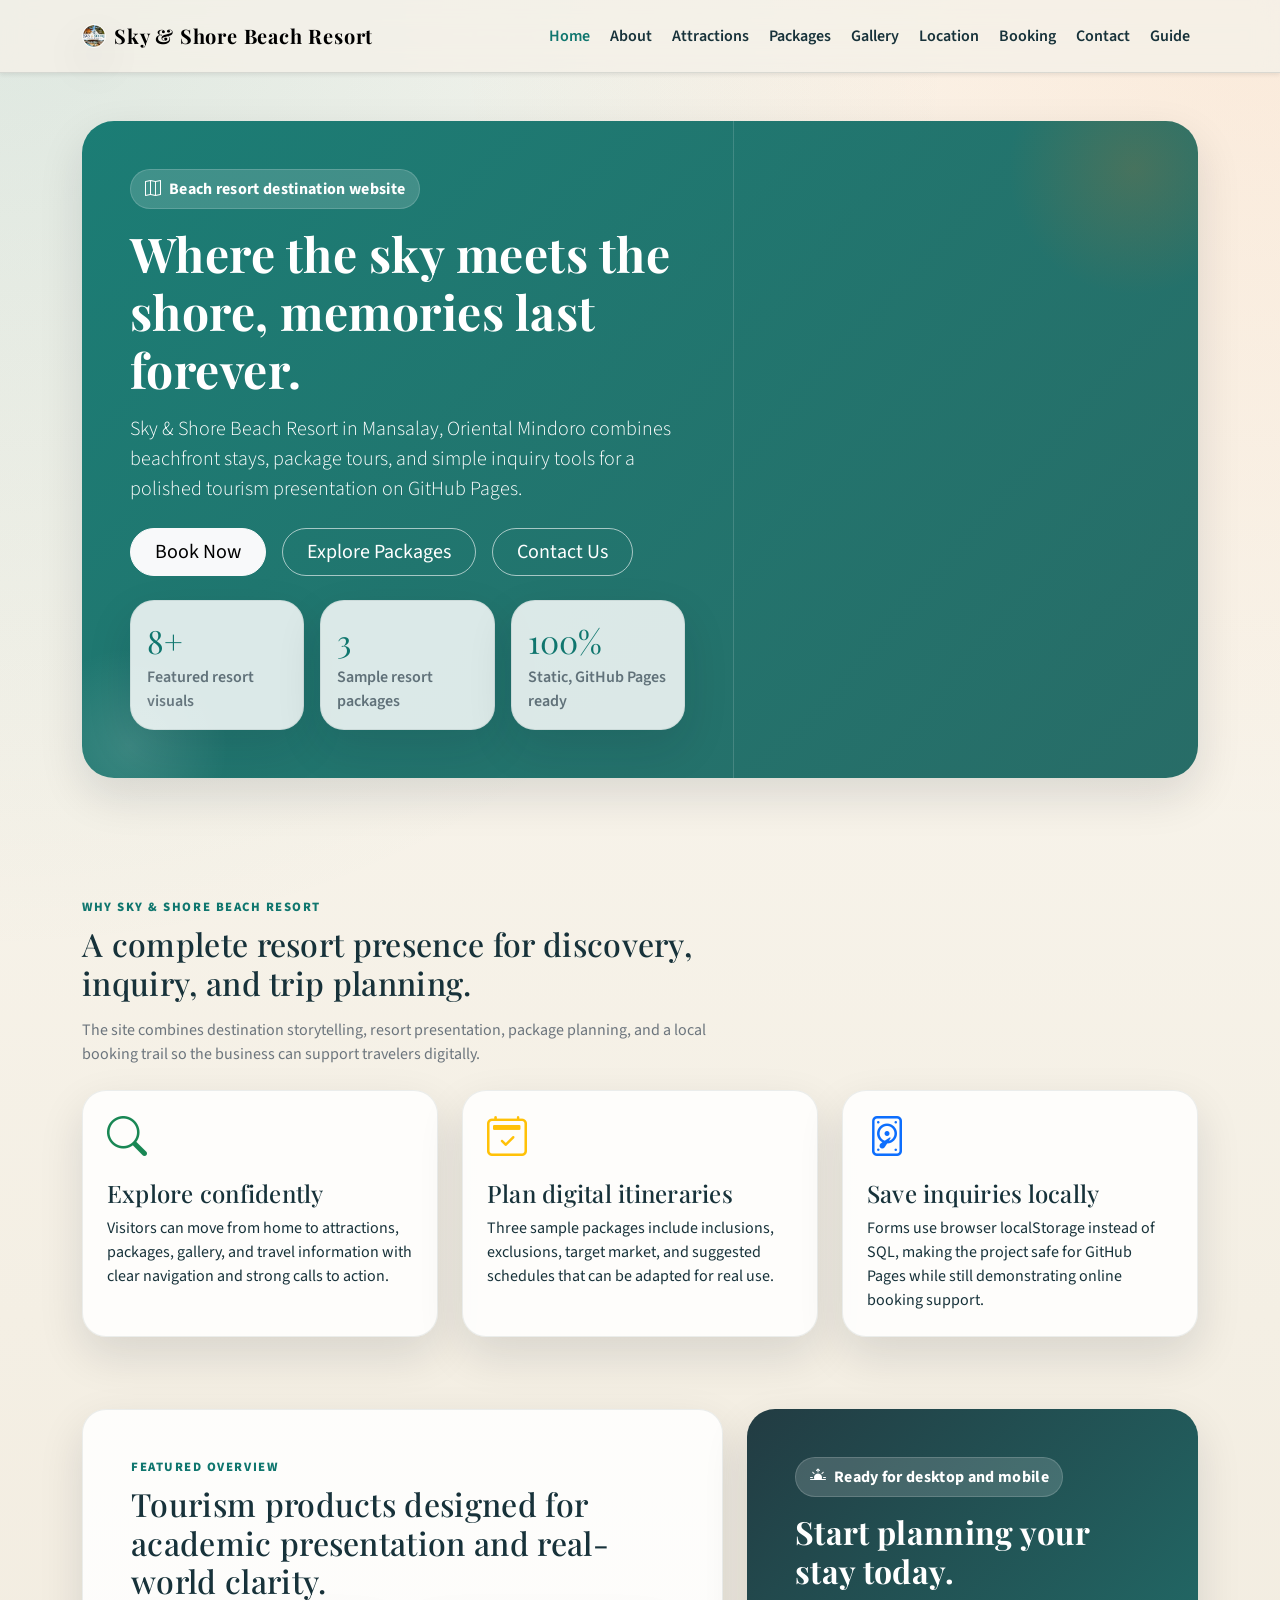
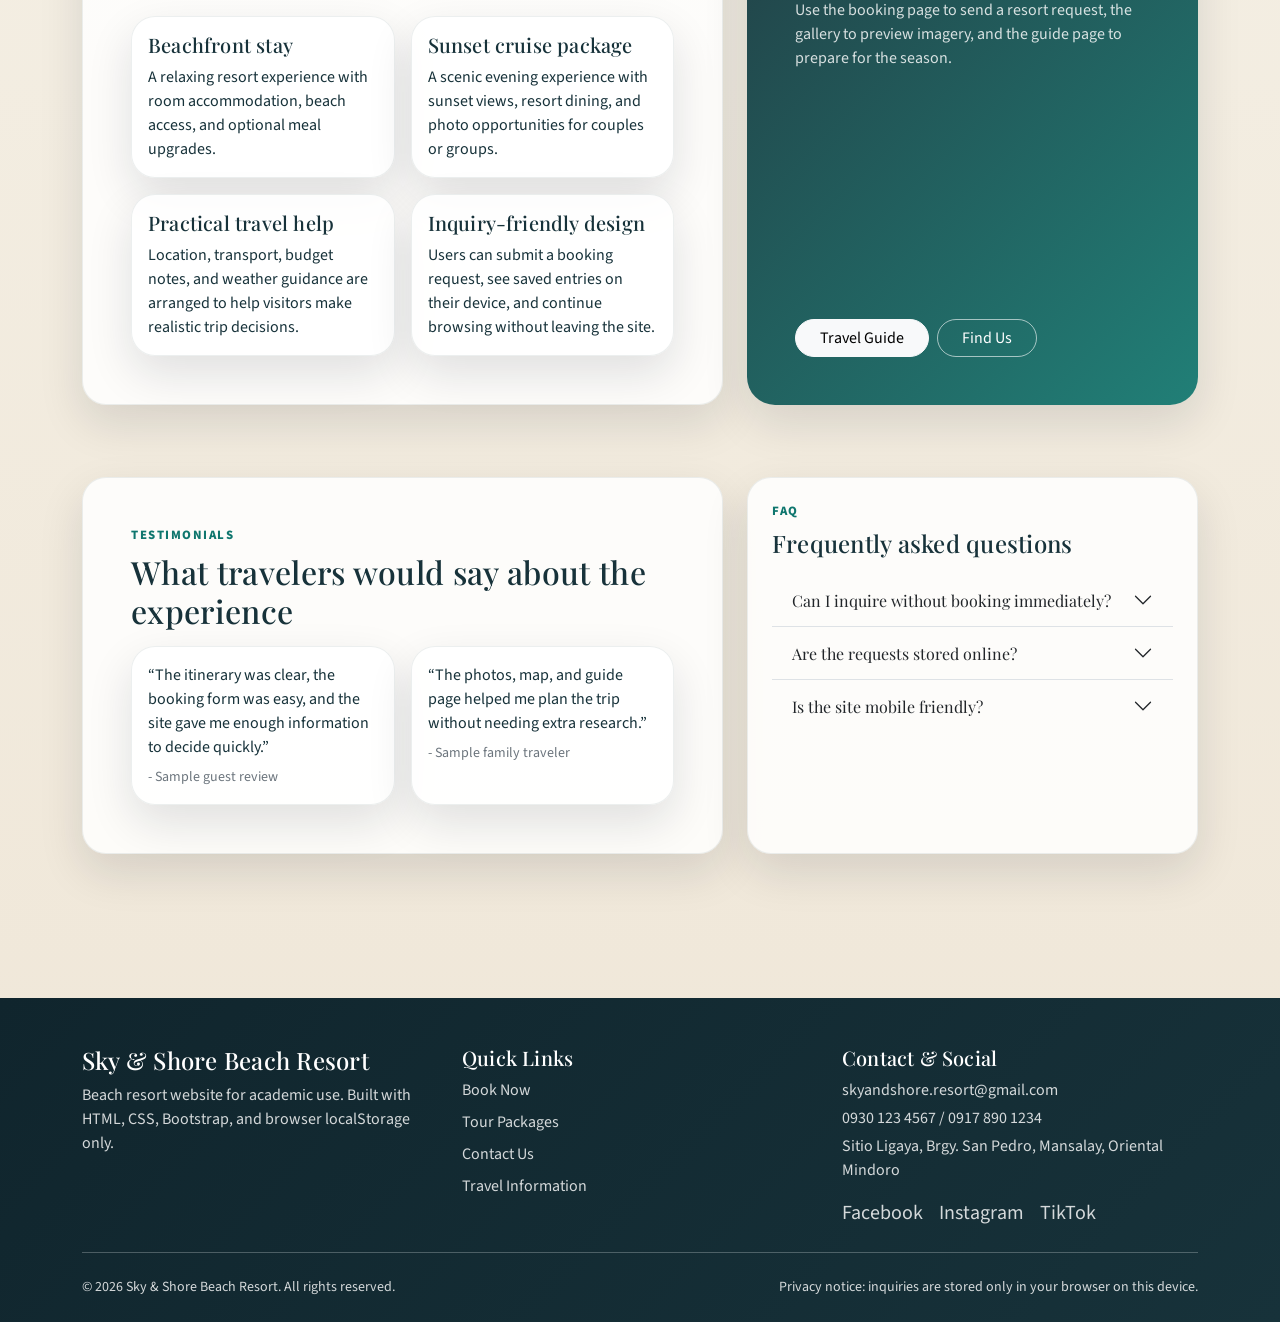
<file: index.html>
<!doctype html>
<html lang="en">
  <head>
    <meta charset="utf-8" />
    <meta name="viewport" content="width=device-width, initial-scale=1" />
    <meta name="description" content="Sky & Shore Beach Resort is a fictional tourism website with packages, booking, and travel information for Mansalay, Oriental Mindoro." />
    <title>Sky & Shore Beach Resort | Home</title>
    <link rel="preconnect" href="https://fonts.googleapis.com" />
    <link rel="preconnect" href="https://fonts.gstatic.com" crossorigin />
    <link href="https://fonts.googleapis.com/css2?family=Playfair+Display:wght@600;700;800&family=Source+Sans+3:wght@400;500;600;700;800&display=swap" rel="stylesheet" />
    <link href="https://cdn.jsdelivr.net/npm/bootstrap@5.3.3/dist/css/bootstrap.min.css" rel="stylesheet" />
    <link href="https://cdn.jsdelivr.net/npm/bootstrap-icons@1.11.3/font/bootstrap-icons.min.css" rel="stylesheet" />
    <link rel="icon" type="image/png" href="assets/logo/sky-and-shore-logo.png" />
    <link rel="apple-touch-icon" href="assets/logo/sky-and-shore-logo.png" />
    <link href="assets/css/style.css" rel="stylesheet" />
  </head>
  <body>
    <nav class="navbar navbar-expand-lg sticky-top shadow-sm">
      <div class="container py-2">
        <a class="navbar-brand d-flex align-items-center gap-2" href="index.html">
          <img class="brand-logo" src="assets/logo/sky-and-shore-logo.png" alt="Sky & Shore Beach Resort logo" />
          Sky & Shore Beach Resort
        </a>
        <button class="navbar-toggler border-0" type="button" data-bs-toggle="collapse" data-bs-target="#mainNav" aria-controls="mainNav" aria-expanded="false" aria-label="Toggle navigation">
          <span class="navbar-toggler-icon"></span>
        </button>
        <div class="collapse navbar-collapse" id="mainNav">
          <ul class="navbar-nav ms-auto gap-lg-1">
            <li class="nav-item"><a class="nav-link" data-page="index.html" href="index.html">Home</a></li>
            <li class="nav-item"><a class="nav-link" data-page="about.html" href="about.html">About</a></li>
            <li class="nav-item"><a class="nav-link" data-page="attractions.html" href="attractions.html">Attractions</a></li>
            <li class="nav-item"><a class="nav-link" data-page="packages.html" href="packages.html">Packages</a></li>
            <li class="nav-item"><a class="nav-link" data-page="gallery.html" href="gallery.html">Gallery</a></li>
            <li class="nav-item"><a class="nav-link" data-page="location.html" href="location.html">Location</a></li>
            <li class="nav-item"><a class="nav-link" data-page="booking.html" href="booking.html">Booking</a></li>
            <li class="nav-item"><a class="nav-link" data-page="contact.html" href="contact.html">Contact</a></li>
            <li class="nav-item"><a class="nav-link" data-page="guide.html" href="guide.html">Guide</a></li>
          </ul>
        </div>
      </div>
    </nav>

    <main class="container py-4 py-lg-5">
      <section class="hero mb-4 mb-lg-5">
        <div class="row g-0 align-items-stretch">
          <div class="col-lg-7 p-4 p-lg-5">
            <span class="hero-badge mb-3"><i class="bi bi-map"></i> Beach resort destination website</span>
            <h1 class="display-5 fw-bold mb-3">Where the sky meets the shore, memories last forever.</h1>
            <p class="lead mb-4">Sky & Shore Beach Resort in Mansalay, Oriental Mindoro combines beachfront stays, package tours, and simple inquiry tools for a polished tourism presentation on GitHub Pages.</p>
            <div class="d-flex flex-wrap gap-3 mb-4">
              <a class="btn btn-light btn-lg rounded-pill px-4" href="booking.html">Book Now</a>
              <a class="btn btn-outline-brand btn-lg rounded-pill px-4" href="packages.html">Explore Packages</a>
              <a class="btn btn-outline-brand btn-lg rounded-pill px-4" href="contact.html">Contact Us</a>
            </div>
            <div class="row g-3">
              <div class="col-sm-4">
                <div class="stat-card p-3 h-100">
                  <div class="stat-number">8+</div>
                  <div class="stat-label">Featured resort visuals</div>
                </div>
              </div>
              <div class="col-sm-4">
                <div class="stat-card p-3 h-100">
                  <div class="stat-number">3</div>
                  <div class="stat-label">Sample resort packages</div>
                </div>
              </div>
              <div class="col-sm-4">
                <div class="stat-card p-3 h-100">
                  <div class="stat-number">100%</div>
                  <div class="stat-label">Static, GitHub Pages ready</div>
                </div>
              </div>
            </div>
          </div>
          <div class="col-lg-5 hero-media" style="background-image:url('https://images.unsplash.com/photo-1507525428034-b723cf961d3e?auto=format&fit=crop&w=1200&q=80');">
          </div>
        </div>
      </section>

      <section class="section-pad">
        <div class="section-title mb-4">
          <div class="section-kicker mb-2">Why Sky & Shore Beach Resort</div>
          <h2 class="mb-3">A complete resort presence for discovery, inquiry, and trip planning.</h2>
          <p class="text-secondary mb-0">The site combines destination storytelling, resort presentation, package planning, and a local booking trail so the business can support travelers digitally.</p>
        </div>
        <div class="row g-4">
          <div class="col-md-4">
            <div class="feature-card h-100 p-4">
              <div class="mb-3"><i class="bi bi-search display-6 text-success"></i></div>
              <h3 class="h4">Explore confidently</h3>
              <p class="mb-0">Visitors can move from home to attractions, packages, gallery, and travel information with clear navigation and strong calls to action.</p>
            </div>
          </div>
          <div class="col-md-4">
            <div class="feature-card h-100 p-4">
              <div class="mb-3"><i class="bi bi-calendar2-check display-6 text-warning"></i></div>
              <h3 class="h4">Plan digital itineraries</h3>
              <p class="mb-0">Three sample packages include inclusions, exclusions, target market, and suggested schedules that can be adapted for real use.</p>
            </div>
          </div>
          <div class="col-md-4">
            <div class="feature-card h-100 p-4">
              <div class="mb-3"><i class="bi bi-device-hdd display-6 text-primary"></i></div>
              <h3 class="h4">Save inquiries locally</h3>
              <p class="mb-0">Forms use browser localStorage instead of SQL, making the project safe for GitHub Pages while still demonstrating online booking support.</p>
            </div>
          </div>
        </div>
      </section>

      <section class="section-pad pt-0">
        <div class="row g-4 align-items-stretch">
          <div class="col-lg-7">
            <div class="card-soft p-4 p-lg-5 h-100">
              <div class="section-kicker mb-2">Featured Overview</div>
              <h2 class="mb-3">Tourism products designed for academic presentation and real-world clarity.</h2>
              <div class="row g-3">
                <div class="col-md-6">
                  <div class="info-card p-3 h-100">
                    <h3 class="h5">Beachfront stay</h3>
                    <p class="mb-0">A relaxing resort experience with room accommodation, beach access, and optional meal upgrades.</p>
                  </div>
                </div>
                <div class="col-md-6">
                  <div class="info-card p-3 h-100">
                    <h3 class="h5">Sunset cruise package</h3>
                    <p class="mb-0">A scenic evening experience with sunset views, resort dining, and photo opportunities for couples or groups.</p>
                  </div>
                </div>
                <div class="col-md-6">
                  <div class="info-card p-3 h-100">
                    <h3 class="h5">Practical travel help</h3>
                    <p class="mb-0">Location, transport, budget notes, and weather guidance are arranged to help visitors make realistic trip decisions.</p>
                  </div>
                </div>
                <div class="col-md-6">
                  <div class="info-card p-3 h-100">
                    <h3 class="h5">Inquiry-friendly design</h3>
                    <p class="mb-0">Users can submit a booking request, see saved entries on their device, and continue browsing without leaving the site.</p>
                  </div>
                </div>
              </div>
            </div>
          </div>
          <div class="col-lg-5">
            <div class="page-hero h-100">
              <div class="row g-0 h-100">
                <div class="col-12 p-4 p-lg-5 d-flex flex-column justify-content-between">
                  <div>
                    <span class="hero-badge mb-3"><i class="bi bi-sunrise-fill"></i> Ready for desktop and mobile</span>
                    <h2 class="display-font fw-bold">Start planning your stay today.</h2>
                    <p class="mb-0">Use the booking page to send a resort request, the gallery to preview imagery, and the guide page to prepare for the season.</p>
                  </div>
                  <div class="mt-4 d-flex flex-wrap gap-2">
                    <a class="btn btn-light rounded-pill px-4" href="guide.html">Travel Guide</a>
                    <a class="btn btn-outline-brand rounded-pill px-4" href="location.html">Find Us</a>
                  </div>
                </div>
              </div>
            </div>
          </div>
        </div>
      </section>

      <section class="section-pad pt-0">
        <div class="row g-4">
          <div class="col-lg-7">
            <div class="card-soft p-4 p-lg-5 h-100">
              <div class="section-kicker mb-2">Testimonials</div>
              <h2 class="mb-3">What travelers would say about the experience</h2>
              <div class="row g-3">
                <div class="col-md-6">
                  <div class="info-card p-3 h-100">
                    <p class="mb-2">“The itinerary was clear, the booking form was easy, and the site gave me enough information to decide quickly.”</p>
                    <div class="small text-secondary">- Sample guest review</div>
                  </div>
                </div>
                <div class="col-md-6">
                  <div class="info-card p-3 h-100">
                    <p class="mb-2">“The photos, map, and guide page helped me plan the trip without needing extra research.”</p>
                    <div class="small text-secondary">- Sample family traveler</div>
                  </div>
                </div>
              </div>
            </div>
          </div>
          <div class="col-lg-5">
            <div class="card-soft p-4 h-100">
              <div class="section-kicker mb-2">FAQ</div>
              <h2 class="h4 mb-3">Frequently asked questions</h2>
              <div class="accordion accordion-flush" id="faqAccordion">
                <div class="accordion-item bg-transparent">
                  <h3 class="accordion-header"><button class="accordion-button collapsed bg-transparent shadow-none" type="button" data-bs-toggle="collapse" data-bs-target="#faq1">Can I inquire without booking immediately?</button></h3>
                  <div id="faq1" class="accordion-collapse collapse" data-bs-parent="#faqAccordion"><div class="accordion-body">Yes. You can send an inquiry first and use the details to plan later.</div></div>
                </div>
                <div class="accordion-item bg-transparent">
                  <h3 class="accordion-header"><button class="accordion-button collapsed bg-transparent shadow-none" type="button" data-bs-toggle="collapse" data-bs-target="#faq2">Are the requests stored online?</button></h3>
                  <div id="faq2" class="accordion-collapse collapse" data-bs-parent="#faqAccordion"><div class="accordion-body">No. Requests are saved only in the visitor’s browser using localStorage.</div></div>
                </div>
                <div class="accordion-item bg-transparent">
                  <h3 class="accordion-header"><button class="accordion-button collapsed bg-transparent shadow-none" type="button" data-bs-toggle="collapse" data-bs-target="#faq3">Is the site mobile friendly?</button></h3>
                  <div id="faq3" class="accordion-collapse collapse" data-bs-parent="#faqAccordion"><div class="accordion-body">Yes. The layout is responsive and adapts to phones, tablets, and desktop screens.</div></div>
                </div>
              </div>
            </div>
          </div>
        </div>
      </section>
    </main>

    <footer class="footer pt-5 pb-4 mt-4">
      <div class="container">
        <div class="row g-4">
          <div class="col-lg-4">
            <h2 class="h4 text-white">Sky & Shore Beach Resort</h2>
            <p class="footer-muted">Beach resort website for academic use. Built with HTML, CSS, Bootstrap, and browser localStorage only.</p>
          </div>
          <div class="col-lg-4">
            <h3 class="h5 text-white">Quick Links</h3>
            <div class="d-flex flex-column gap-2">
              <a class="footer-link" href="booking.html">Book Now</a>
              <a class="footer-link" href="packages.html">Tour Packages</a>
              <a class="footer-link" href="contact.html">Contact Us</a>
              <a class="footer-link" href="guide.html">Travel Information</a>
            </div>
          </div>
          <div class="col-lg-4">
            <h3 class="h5 text-white">Contact & Social</h3>
            <p class="footer-muted mb-1">skyandshore.resort@gmail.com</p>
            <p class="footer-muted mb-1">0930 123 4567 / 0917 890 1234</p>
            <p class="footer-muted mb-3">Sitio Ligaya, Brgy. San Pedro, Mansalay, Oriental Mindoro</p>
            <div class="d-flex gap-3 fs-5">
              <a class="footer-link" href="https://www.facebook.com/" target="_blank" rel="noopener">Facebook</a>
              <a class="footer-link" href="https://www.instagram.com/" target="_blank" rel="noopener">Instagram</a>
              <a class="footer-link" href="https://www.tiktok.com/" target="_blank" rel="noopener">TikTok</a>
            </div>
          </div>
        </div>
        <hr class="border-light opacity-25 my-4" />
        <div class="d-flex flex-wrap justify-content-between gap-2 small footer-muted">
          <span>&copy; <span data-year></span> Sky & Shore Beach Resort. All rights reserved.</span>
          <span>Privacy notice: inquiries are stored only in your browser on this device.</span>
        </div>
      </div>
    </footer>

    <script src="https://cdn.jsdelivr.net/npm/bootstrap@5.3.3/dist/js/bootstrap.bundle.min.js"></script>
    <script src="assets/js/main.js"></script>
  </body>
  </html>
</file>
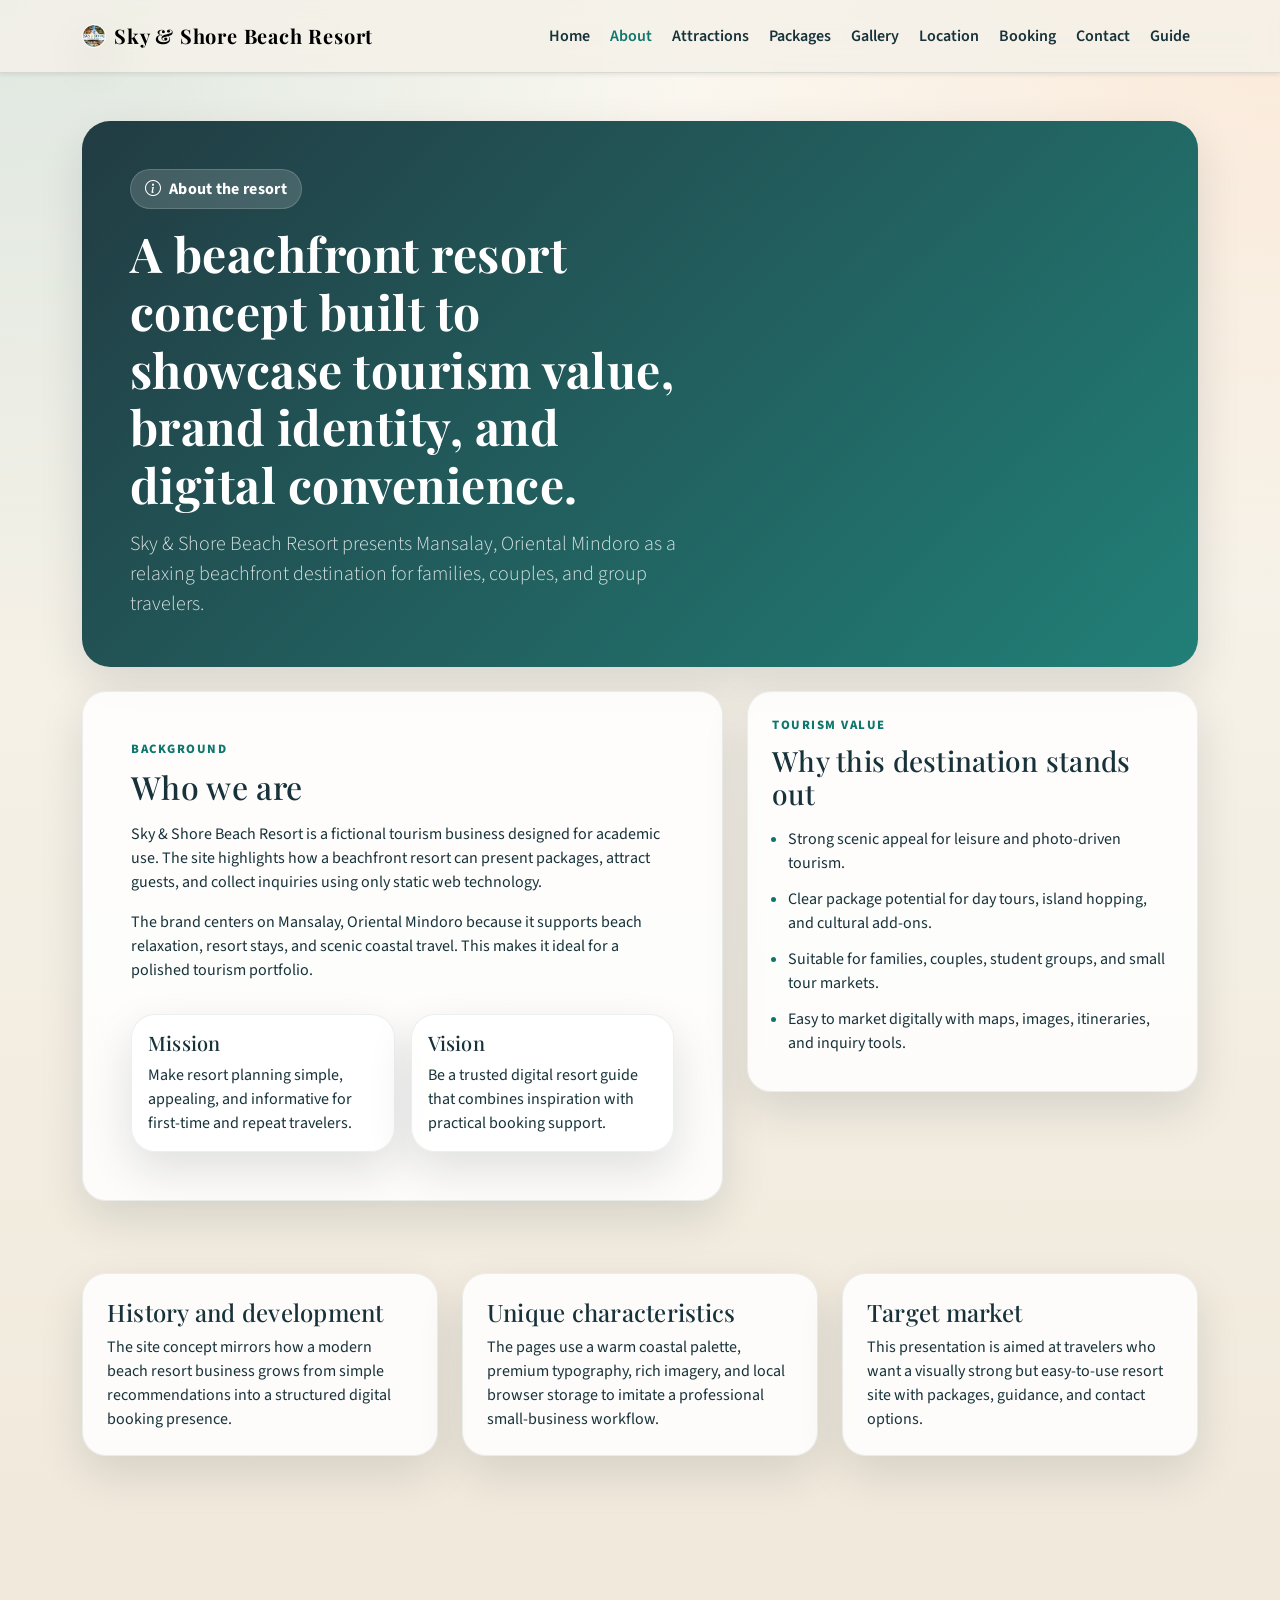
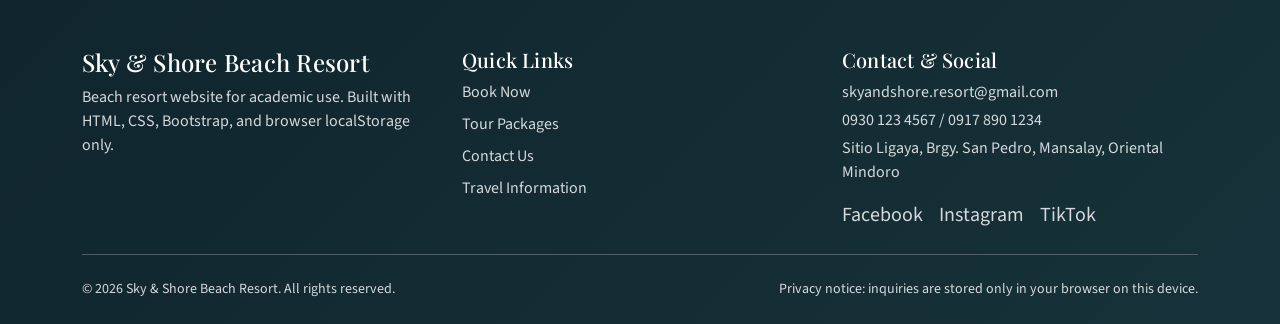
<file: about.html>
<!doctype html>
<html lang="en">
  <head>
    <meta charset="utf-8" />
    <meta name="viewport" content="width=device-width, initial-scale=1" />
    <title>Sky & Shore Beach Resort | About</title>
    <link rel="preconnect" href="https://fonts.googleapis.com" />
    <link rel="preconnect" href="https://fonts.gstatic.com" crossorigin />
    <link href="https://fonts.googleapis.com/css2?family=Playfair+Display:wght@600;700;800&family=Source+Sans+3:wght@400;500;600;700;800&display=swap" rel="stylesheet" />
    <link href="https://cdn.jsdelivr.net/npm/bootstrap@5.3.3/dist/css/bootstrap.min.css" rel="stylesheet" />
    <link href="https://cdn.jsdelivr.net/npm/bootstrap-icons@1.11.3/font/bootstrap-icons.min.css" rel="stylesheet" />
    <link rel="icon" type="image/png" href="assets/logo/sky-and-shore-logo.png" />
    <link rel="apple-touch-icon" href="assets/logo/sky-and-shore-logo.png" />
    <link href="assets/css/style.css" rel="stylesheet" />
  </head>
  <body>
    <nav class="navbar navbar-expand-lg sticky-top shadow-sm">
      <div class="container py-2">
        <a class="navbar-brand d-flex align-items-center gap-2" href="index.html"><img class="brand-logo" src="assets/logo/sky-and-shore-logo.png" alt="Sky & Shore Beach Resort logo" /> Sky & Shore Beach Resort</a>
        <button class="navbar-toggler border-0" type="button" data-bs-toggle="collapse" data-bs-target="#mainNav"><span class="navbar-toggler-icon"></span></button>
        <div class="collapse navbar-collapse" id="mainNav">
          <ul class="navbar-nav ms-auto gap-lg-1">
            <li class="nav-item"><a class="nav-link" data-page="index.html" href="index.html">Home</a></li>
            <li class="nav-item"><a class="nav-link" data-page="about.html" href="about.html">About</a></li>
            <li class="nav-item"><a class="nav-link" data-page="attractions.html" href="attractions.html">Attractions</a></li>
            <li class="nav-item"><a class="nav-link" data-page="packages.html" href="packages.html">Packages</a></li>
            <li class="nav-item"><a class="nav-link" data-page="gallery.html" href="gallery.html">Gallery</a></li>
            <li class="nav-item"><a class="nav-link" data-page="location.html" href="location.html">Location</a></li>
            <li class="nav-item"><a class="nav-link" data-page="booking.html" href="booking.html">Booking</a></li>
            <li class="nav-item"><a class="nav-link" data-page="contact.html" href="contact.html">Contact</a></li>
            <li class="nav-item"><a class="nav-link" data-page="guide.html" href="guide.html">Guide</a></li>
          </ul>
        </div>
      </div>
    </nav>
    <main class="container py-4 py-lg-5">
      <section class="page-hero mb-4">
        <div class="row g-0 align-items-stretch">
          <div class="col-lg-7 p-4 p-lg-5">
            <span class="hero-badge mb-3"><i class="bi bi-info-circle"></i> About the resort</span>
            <h1 class="display-5 fw-bold mb-3">A beachfront resort concept built to showcase tourism value, brand identity, and digital convenience.</h1>
            <p class="lead mb-0">Sky & Shore Beach Resort presents Mansalay, Oriental Mindoro as a relaxing beachfront destination for families, couples, and group travelers.</p>
          </div>
          <div class="col-lg-5 hero-side" style="background-image:url('https://images.unsplash.com/photo-1540541338287-41700207dee6?auto=format&fit=crop&w=1200&q=80');"></div>
        </div>
      </section>

      <section class="section-pad pt-0">
        <div class="row g-4 align-items-start">
          <div class="col-lg-7">
            <div class="card-soft p-4 p-lg-5 h-100">
              <div class="section-kicker mb-2">Background</div>
              <h2 class="mb-3">Who we are</h2>
              <p>Sky & Shore Beach Resort is a fictional tourism business designed for academic use. The site highlights how a beachfront resort can present packages, attract guests, and collect inquiries using only static web technology.</p>
              <p>The brand centers on Mansalay, Oriental Mindoro because it supports beach relaxation, resort stays, and scenic coastal travel. This makes it ideal for a polished tourism portfolio.</p>
              <div class="row g-3 mt-2">
                <div class="col-md-6">
                  <div class="info-card p-3 h-100">
                    <h3 class="h5">Mission</h3>
                    <p class="mb-0">Make resort planning simple, appealing, and informative for first-time and repeat travelers.</p>
                  </div>
                </div>
                <div class="col-md-6">
                  <div class="info-card p-3 h-100">
                    <h3 class="h5">Vision</h3>
                    <p class="mb-0">Be a trusted digital resort guide that combines inspiration with practical booking support.</p>
                  </div>
                </div>
              </div>
            </div>
          </div>
          <div class="col-lg-5">
            <div class="card-soft p-4 h-100">
              <div class="section-kicker mb-2">Tourism value</div>
              <h2 class="h3 mb-3">Why this destination stands out</h2>
              <ul class="list-check ps-3 mb-0">
                <li>Strong scenic appeal for leisure and photo-driven tourism.</li>
                <li>Clear package potential for day tours, island hopping, and cultural add-ons.</li>
                <li>Suitable for families, couples, student groups, and small tour markets.</li>
                <li>Easy to market digitally with maps, images, itineraries, and inquiry tools.</li>
              </ul>
            </div>
          </div>
        </div>
      </section>

      <section class="section-pad pt-0">
        <div class="row g-4">
          <div class="col-md-4">
            <div class="feature-card h-100 p-4">
              <h3 class="h4">History and development</h3>
              <p class="mb-0">The site concept mirrors how a modern beach resort business grows from simple recommendations into a structured digital booking presence.</p>
            </div>
          </div>
          <div class="col-md-4">
            <div class="feature-card h-100 p-4">
              <h3 class="h4">Unique characteristics</h3>
              <p class="mb-0">The pages use a warm coastal palette, premium typography, rich imagery, and local browser storage to imitate a professional small-business workflow.</p>
            </div>
          </div>
          <div class="col-md-4">
            <div class="feature-card h-100 p-4">
              <h3 class="h4">Target market</h3>
              <p class="mb-0">This presentation is aimed at travelers who want a visually strong but easy-to-use resort site with packages, guidance, and contact options.</p>
            </div>
          </div>
        </div>
      </section>
    </main>
    <footer class="footer pt-5 pb-4 mt-4">
      <div class="container">
        <div class="row g-4">
          <div class="col-lg-4">
            <h2 class="h4 text-white">Sky & Shore Beach Resort</h2>
            <p class="footer-muted">Beach resort website for academic use. Built with HTML, CSS, Bootstrap, and browser localStorage only.</p>
          </div>
          <div class="col-lg-4">
            <h3 class="h5 text-white">Quick Links</h3>
            <div class="d-flex flex-column gap-2">
              <a class="footer-link" href="booking.html">Book Now</a>
              <a class="footer-link" href="packages.html">Tour Packages</a>
              <a class="footer-link" href="contact.html">Contact Us</a>
              <a class="footer-link" href="guide.html">Travel Information</a>
            </div>
          </div>
          <div class="col-lg-4">
            <h3 class="h5 text-white">Contact & Social</h3>
            <p class="footer-muted mb-1">skyandshore.resort@gmail.com</p>
            <p class="footer-muted mb-1">0930 123 4567 / 0917 890 1234</p>
            <p class="footer-muted mb-3">Sitio Ligaya, Brgy. San Pedro, Mansalay, Oriental Mindoro</p>
            <div class="d-flex gap-3 fs-5">
              <a class="footer-link" href="https://www.facebook.com/" target="_blank" rel="noopener">Facebook</a>
              <a class="footer-link" href="https://www.instagram.com/" target="_blank" rel="noopener">Instagram</a>
              <a class="footer-link" href="https://www.tiktok.com/" target="_blank" rel="noopener">TikTok</a>
            </div>
          </div>
        </div>
        <hr class="border-light opacity-25 my-4" />
        <div class="d-flex flex-wrap justify-content-between gap-2 small footer-muted">
          <span>&copy; <span data-year></span> Sky & Shore Beach Resort. All rights reserved.</span>
          <span>Privacy notice: inquiries are stored only in your browser on this device.</span>
        </div>
      </div>
    </footer>
    <script src="https://cdn.jsdelivr.net/npm/bootstrap@5.3.3/dist/js/bootstrap.bundle.min.js"></script>
    <script src="assets/js/main.js"></script>
  </body>
  </html>
</file>
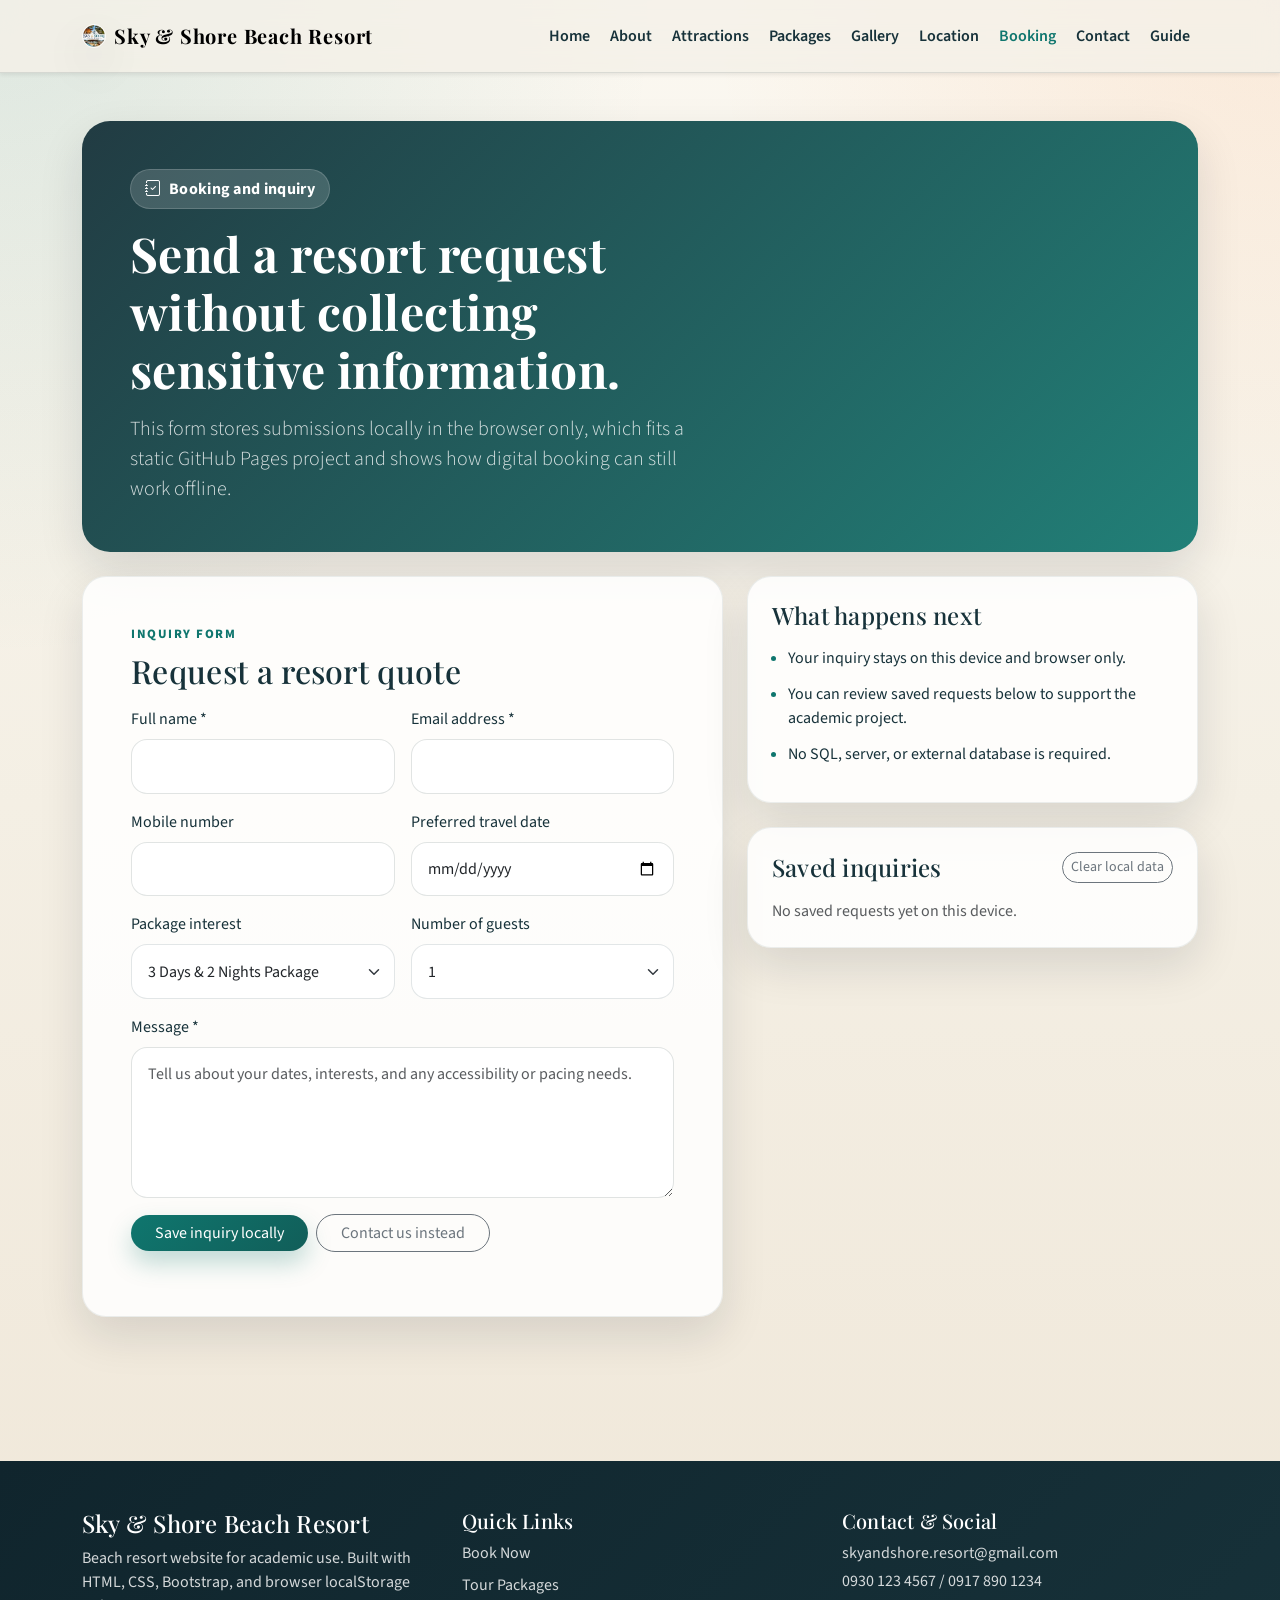
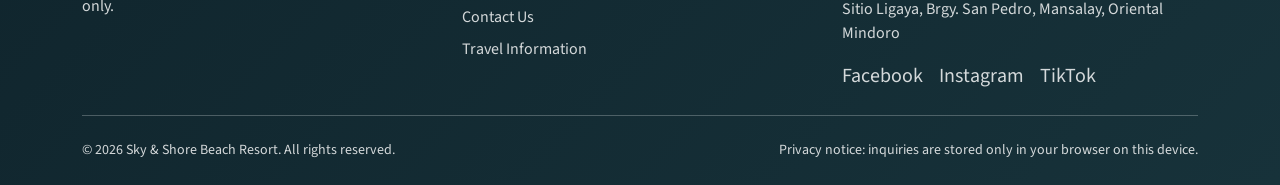
<file: booking.html>
<!doctype html>
<html lang="en">
  <head>
    <meta charset="utf-8" />
    <meta name="viewport" content="width=device-width, initial-scale=1" />
    <title>Sky & Shore Beach Resort | Booking</title>
    <link rel="preconnect" href="https://fonts.googleapis.com" />
    <link rel="preconnect" href="https://fonts.gstatic.com" crossorigin />
    <link href="https://fonts.googleapis.com/css2?family=Playfair+Display:wght@600;700;800&family=Source+Sans+3:wght@400;500;600;700;800&display=swap" rel="stylesheet" />
    <link href="https://cdn.jsdelivr.net/npm/bootstrap@5.3.3/dist/css/bootstrap.min.css" rel="stylesheet" />
    <link href="https://cdn.jsdelivr.net/npm/bootstrap-icons@1.11.3/font/bootstrap-icons.min.css" rel="stylesheet" />
    <link rel="icon" type="image/png" href="assets/logo/sky-and-shore-logo.png" />
    <link rel="apple-touch-icon" href="assets/logo/sky-and-shore-logo.png" />
    <link href="assets/css/style.css" rel="stylesheet" />
  </head>
  <body>
    <nav class="navbar navbar-expand-lg sticky-top shadow-sm">
      <div class="container py-2">
        <a class="navbar-brand d-flex align-items-center gap-2" href="index.html"><img class="brand-logo" src="assets/logo/sky-and-shore-logo.png" alt="Sky & Shore Beach Resort logo" /> Sky & Shore Beach Resort</a>
        <button class="navbar-toggler border-0" type="button" data-bs-toggle="collapse" data-bs-target="#mainNav"><span class="navbar-toggler-icon"></span></button>
        <div class="collapse navbar-collapse" id="mainNav">
          <ul class="navbar-nav ms-auto gap-lg-1">
            <li class="nav-item"><a class="nav-link" data-page="index.html" href="index.html">Home</a></li>
            <li class="nav-item"><a class="nav-link" data-page="about.html" href="about.html">About</a></li>
            <li class="nav-item"><a class="nav-link" data-page="attractions.html" href="attractions.html">Attractions</a></li>
            <li class="nav-item"><a class="nav-link" data-page="packages.html" href="packages.html">Packages</a></li>
            <li class="nav-item"><a class="nav-link" data-page="gallery.html" href="gallery.html">Gallery</a></li>
            <li class="nav-item"><a class="nav-link" data-page="location.html" href="location.html">Location</a></li>
            <li class="nav-item"><a class="nav-link" data-page="booking.html" href="booking.html">Booking</a></li>
            <li class="nav-item"><a class="nav-link" data-page="contact.html" href="contact.html">Contact</a></li>
            <li class="nav-item"><a class="nav-link" data-page="guide.html" href="guide.html">Guide</a></li>
          </ul>
        </div>
      </div>
    </nav>
    <main class="container py-4 py-lg-5">
      <section class="page-hero mb-4">
        <div class="row g-0 align-items-stretch">
          <div class="col-lg-7 p-4 p-lg-5">
            <span class="hero-badge mb-3"><i class="bi bi-journal-check"></i> Booking and inquiry</span>
            <h1 class="display-5 fw-bold mb-3">Send a resort request without collecting sensitive information.</h1>
            <p class="lead mb-0">This form stores submissions locally in the browser only, which fits a static GitHub Pages project and shows how digital booking can still work offline.</p>
          </div>
          <div class="col-lg-5 hero-side" style="background-image:url('https://images.unsplash.com/photo-1500375592092-40eb2168fd21?auto=format&fit=crop&w=1200&q=80');"></div>
        </div>
      </section>

      <section class="section-pad pt-0">
        <div class="row g-4 align-items-start">
          <div class="col-lg-7">
            <div class="form-shell p-4 p-lg-5">
              <div class="section-kicker mb-2">Inquiry form</div>
              <h2 class="mb-3">Request a resort quote</h2>
              <form data-save-inquiry data-form-type="Booking request" class="row g-3">
                <div class="col-md-6">
                  <label class="form-label" for="name">Full name *</label>
                  <input class="form-control" id="name" name="name" required />
                </div>
                <div class="col-md-6">
                  <label class="form-label" for="email">Email address *</label>
                  <input class="form-control" id="email" name="email" type="email" required />
                </div>
                <div class="col-md-6">
                  <label class="form-label" for="phone">Mobile number</label>
                  <input class="form-control" id="phone" name="phone" />
                </div>
                <div class="col-md-6">
                  <label class="form-label" for="travelDate">Preferred travel date</label>
                  <input class="form-control" id="travelDate" name="travelDate" type="date" />
                </div>
                <div class="col-md-6">
                  <label class="form-label" for="packageName">Package interest</label>
                  <select class="form-select" id="packageName" name="packageName">
                    <option>3 Days & 2 Nights Package</option>
                    <option>2 Days & 1 Night Package</option>
                    <option>Custom Group Reservation</option>
                    <option>Beach Adventure Package</option>
                    <option>General inquiry</option>
                  </select>
                </div>
                <div class="col-md-6">
                  <label class="form-label" for="guests">Number of guests</label>
                  <select class="form-select" id="guests" name="guests">
                    <option>1</option>
                    <option>2</option>
                    <option>3-5</option>
                    <option>6-10</option>
                    <option>10+</option>
                  </select>
                </div>
                <div class="col-12">
                  <label class="form-label" for="message">Message *</label>
                  <textarea class="form-control" id="message" name="message" rows="5" placeholder="Tell us about your dates, interests, and any accessibility or pacing needs." required></textarea>
                </div>
                <div class="col-12 d-flex flex-wrap gap-2 align-items-center">
                  <button class="btn btn-brand rounded-pill px-4" type="submit">Save inquiry locally</button>
                  <a class="btn btn-outline-secondary rounded-pill px-4" href="contact.html">Contact us instead</a>
                </div>
                <div class="col-12" data-form-status></div>
              </form>
            </div>
          </div>
          <div class="col-lg-5">
            <div class="card-soft p-4 mb-4">
              <h2 class="h4 mb-3">What happens next</h2>
              <ul class="list-check ps-3 mb-0">
                <li>Your inquiry stays on this device and browser only.</li>
                <li>You can review saved requests below to support the academic project.</li>
                <li>No SQL, server, or external database is required.</li>
              </ul>
            </div>
            <div class="card-soft p-4">
              <div class="d-flex justify-content-between align-items-center gap-2 mb-3">
                <h2 class="h4 mb-0">Saved inquiries</h2>
                <button class="btn btn-sm btn-outline-secondary rounded-pill" type="button" data-clear-storage>Clear local data</button>
              </div>
              <div class="save-list" data-saved-requests></div>
            </div>
          </div>
        </div>
      </section>
    </main>
    <footer class="footer pt-5 pb-4 mt-4">
      <div class="container">
        <div class="row g-4">
          <div class="col-lg-4">
            <h2 class="h4 text-white">Sky & Shore Beach Resort</h2>
            <p class="footer-muted">Beach resort website for academic use. Built with HTML, CSS, Bootstrap, and browser localStorage only.</p>
          </div>
          <div class="col-lg-4">
            <h3 class="h5 text-white">Quick Links</h3>
            <div class="d-flex flex-column gap-2">
              <a class="footer-link" href="booking.html">Book Now</a>
              <a class="footer-link" href="packages.html">Tour Packages</a>
              <a class="footer-link" href="contact.html">Contact Us</a>
              <a class="footer-link" href="guide.html">Travel Information</a>
            </div>
          </div>
          <div class="col-lg-4">
            <h3 class="h5 text-white">Contact & Social</h3>
            <p class="footer-muted mb-1">skyandshore.resort@gmail.com</p>
            <p class="footer-muted mb-1">0930 123 4567 / 0917 890 1234</p>
            <p class="footer-muted mb-3">Sitio Ligaya, Brgy. San Pedro, Mansalay, Oriental Mindoro</p>
            <div class="d-flex gap-3 fs-5">
              <a class="footer-link" href="https://www.facebook.com/" target="_blank" rel="noopener">Facebook</a>
              <a class="footer-link" href="https://www.instagram.com/" target="_blank" rel="noopener">Instagram</a>
              <a class="footer-link" href="https://www.tiktok.com/" target="_blank" rel="noopener">TikTok</a>
            </div>
          </div>
        </div>
        <hr class="border-light opacity-25 my-4" />
        <div class="d-flex flex-wrap justify-content-between gap-2 small footer-muted">
          <span>&copy; <span data-year></span> Sky & Shore Beach Resort. All rights reserved.</span>
          <span>Privacy notice: inquiries are stored only in your browser on this device.</span>
        </div>
      </div>
    </footer>
    <script src="https://cdn.jsdelivr.net/npm/bootstrap@5.3.3/dist/js/bootstrap.bundle.min.js"></script>
    <script src="assets/js/main.js"></script>
  </body>
  </html>
</file>
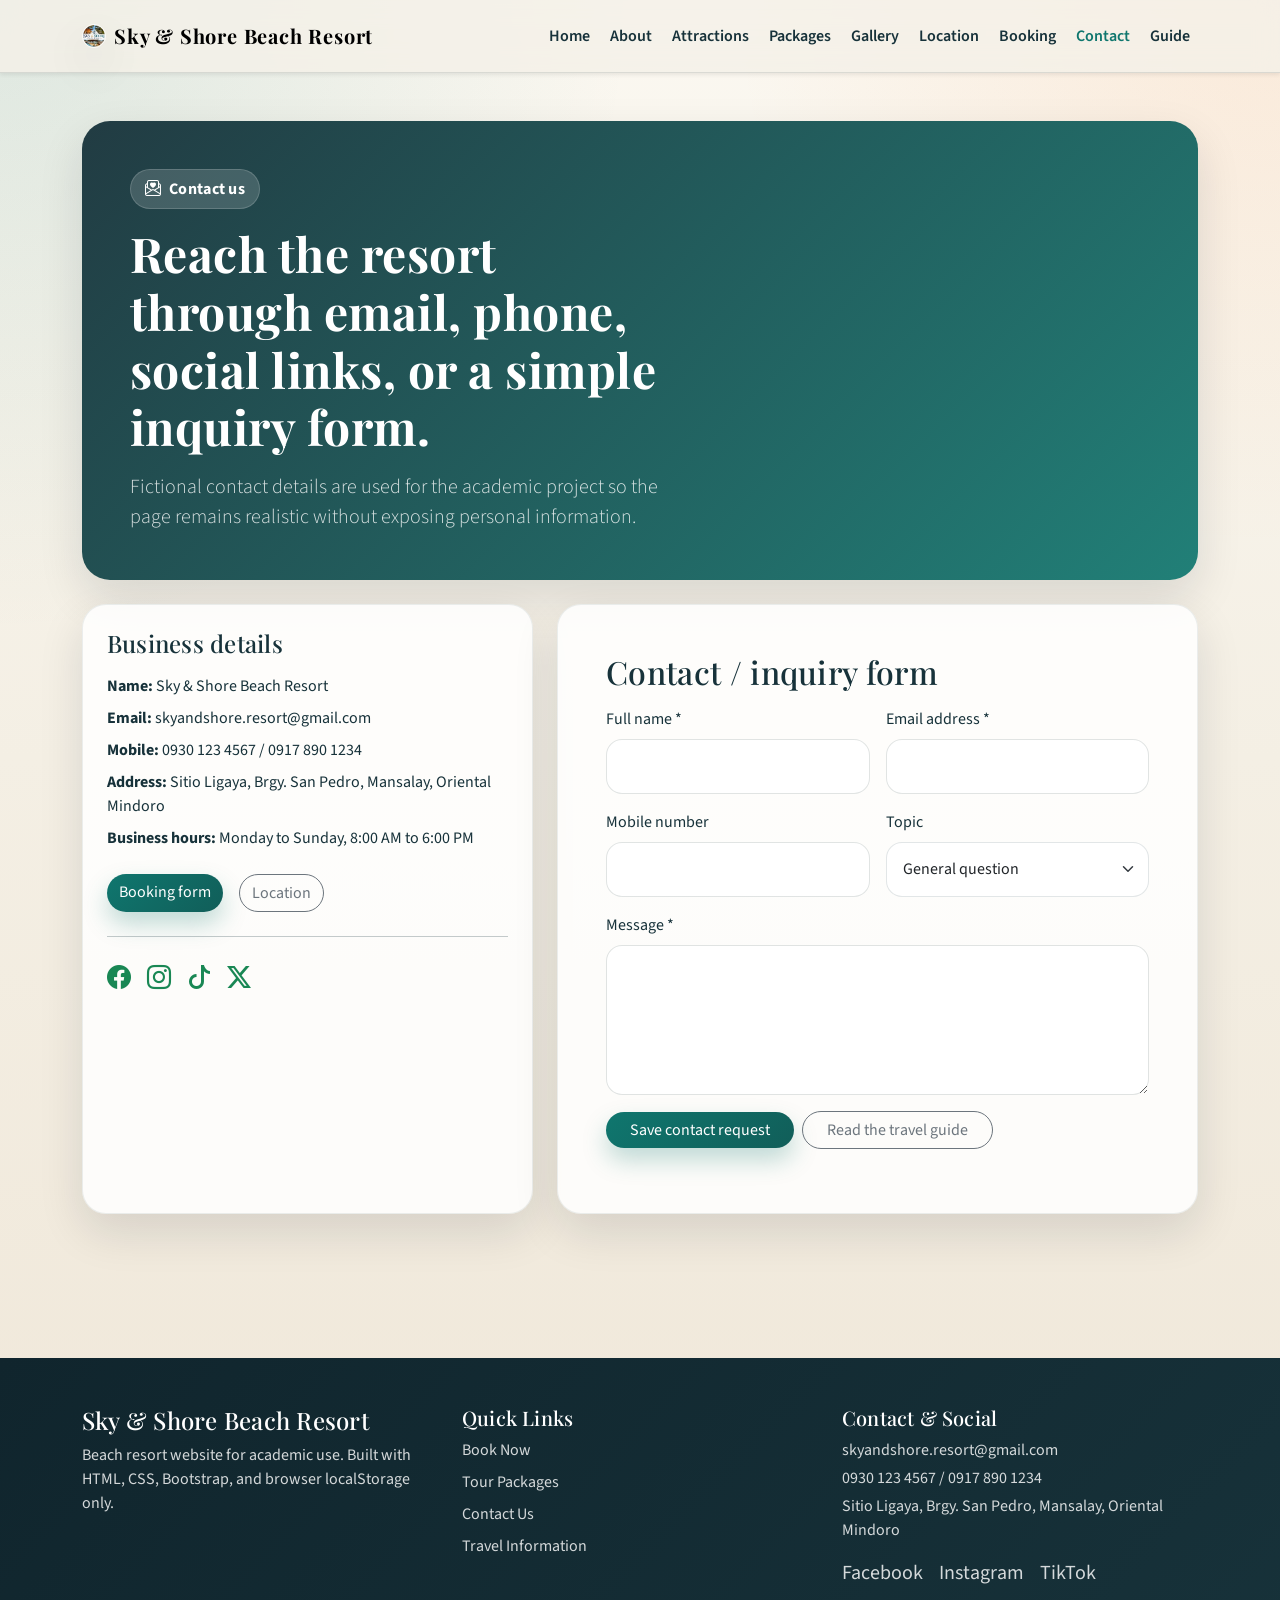
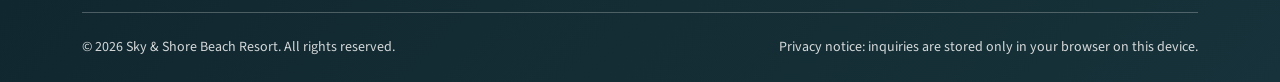
<file: contact.html>
<!doctype html>
<html lang="en">
  <head>
    <meta charset="utf-8" />
    <meta name="viewport" content="width=device-width, initial-scale=1" />
    <title>Sky & Shore Beach Resort | Contact</title>
    <link rel="preconnect" href="https://fonts.googleapis.com" />
    <link rel="preconnect" href="https://fonts.gstatic.com" crossorigin />
    <link href="https://fonts.googleapis.com/css2?family=Playfair+Display:wght@600;700;800&family=Source+Sans+3:wght@400;500;600;700;800&display=swap" rel="stylesheet" />
    <link href="https://cdn.jsdelivr.net/npm/bootstrap@5.3.3/dist/css/bootstrap.min.css" rel="stylesheet" />
    <link href="https://cdn.jsdelivr.net/npm/bootstrap-icons@1.11.3/font/bootstrap-icons.min.css" rel="stylesheet" />
    <link rel="icon" type="image/png" href="assets/logo/sky-and-shore-logo.png" />
    <link rel="apple-touch-icon" href="assets/logo/sky-and-shore-logo.png" />
    <link href="assets/css/style.css" rel="stylesheet" />
  </head>
  <body>
    <nav class="navbar navbar-expand-lg sticky-top shadow-sm">
      <div class="container py-2">
        <a class="navbar-brand d-flex align-items-center gap-2" href="index.html"><img class="brand-logo" src="assets/logo/sky-and-shore-logo.png" alt="Sky & Shore Beach Resort logo" /> Sky & Shore Beach Resort</a>
        <button class="navbar-toggler border-0" type="button" data-bs-toggle="collapse" data-bs-target="#mainNav"><span class="navbar-toggler-icon"></span></button>
        <div class="collapse navbar-collapse" id="mainNav">
          <ul class="navbar-nav ms-auto gap-lg-1">
            <li class="nav-item"><a class="nav-link" data-page="index.html" href="index.html">Home</a></li>
            <li class="nav-item"><a class="nav-link" data-page="about.html" href="about.html">About</a></li>
            <li class="nav-item"><a class="nav-link" data-page="attractions.html" href="attractions.html">Attractions</a></li>
            <li class="nav-item"><a class="nav-link" data-page="packages.html" href="packages.html">Packages</a></li>
            <li class="nav-item"><a class="nav-link" data-page="gallery.html" href="gallery.html">Gallery</a></li>
            <li class="nav-item"><a class="nav-link" data-page="location.html" href="location.html">Location</a></li>
            <li class="nav-item"><a class="nav-link" data-page="booking.html" href="booking.html">Booking</a></li>
            <li class="nav-item"><a class="nav-link" data-page="contact.html" href="contact.html">Contact</a></li>
            <li class="nav-item"><a class="nav-link" data-page="guide.html" href="guide.html">Guide</a></li>
          </ul>
        </div>
      </div>
    </nav>
    <main class="container py-4 py-lg-5">
      <section class="page-hero mb-4">
        <div class="row g-0 align-items-stretch">
          <div class="col-lg-7 p-4 p-lg-5">
            <span class="hero-badge mb-3"><i class="bi bi-envelope-paper-heart"></i> Contact us</span>
            <h1 class="display-5 fw-bold mb-3">Reach the resort through email, phone, social links, or a simple inquiry form.</h1>
            <p class="lead mb-0">Fictional contact details are used for the academic project so the page remains realistic without exposing personal information.</p>
          </div>
          <div class="col-lg-5 hero-side" style="background-image:url('https://images.unsplash.com/photo-1512100356356-de1b84283e18?auto=format&fit=crop&w=1200&q=80');"></div>
        </div>
      </section>

      <section class="section-pad pt-0">
        <div class="row g-4">
          <div class="col-lg-5">
            <div class="card-soft p-4 h-100">
              <h2 class="h4 mb-3">Business details</h2>
              <p class="mb-2"><strong>Name:</strong> Sky & Shore Beach Resort</p>
              <p class="mb-2"><strong>Email:</strong> skyandshore.resort@gmail.com</p>
              <p class="mb-2"><strong>Mobile:</strong> 0930 123 4567 / 0917 890 1234</p>
              <p class="mb-2"><strong>Address:</strong> Sitio Ligaya, Brgy. San Pedro, Mansalay, Oriental Mindoro</p>
              <p class="mb-2"><strong>Business hours:</strong> Monday to Sunday, 8:00 AM to 6:00 PM</p>
              <div class="d-flex gap-3 mt-4">
                <a class="btn btn-brand rounded-pill" href="booking.html">Booking form</a>
                <a class="btn btn-outline-secondary rounded-pill" href="location.html">Location</a>
              </div>
              <hr class="my-4" />
              <div class="d-flex gap-3 fs-4">
                <a href="#" class="text-decoration-none text-success" aria-label="Facebook"><i class="bi bi-facebook"></i></a>
                <a href="#" class="text-decoration-none text-success" aria-label="Instagram"><i class="bi bi-instagram"></i></a>
                <a href="#" class="text-decoration-none text-success" aria-label="Tiktok"><i class="bi bi-tiktok"></i></a>
                <a href="#" class="text-decoration-none text-success" aria-label="X"><i class="bi bi-twitter-x"></i></a>
              </div>
            </div>
          </div>
          <div class="col-lg-7">
            <div class="form-shell p-4 p-lg-5">
              <h2 class="mb-3">Contact / inquiry form</h2>
              <form data-save-inquiry data-form-type="Contact inquiry" class="row g-3">
                <div class="col-md-6">
                  <label class="form-label" for="contactName">Full name *</label>
                  <input class="form-control" id="contactName" name="name" required />
                </div>
                <div class="col-md-6">
                  <label class="form-label" for="contactEmail">Email address *</label>
                  <input class="form-control" id="contactEmail" name="email" type="email" required />
                </div>
                <div class="col-md-6">
                  <label class="form-label" for="contactPhone">Mobile number</label>
                  <input class="form-control" id="contactPhone" name="phone" />
                </div>
                <div class="col-md-6">
                  <label class="form-label" for="contactTopic">Topic</label>
                  <select class="form-select" id="contactTopic" name="packageName">
                    <option>General question</option>
                    <option>Package inquiry</option>
                    <option>Custom package request</option>
                    <option>Accessibility request</option>
                    <option>Partnership / school project</option>
                  </select>
                </div>
                <div class="col-12">
                  <label class="form-label" for="contactMessage">Message *</label>
                  <textarea class="form-control" id="contactMessage" name="message" rows="5" required></textarea>
                </div>
                <div class="col-12 d-flex flex-wrap gap-2 align-items-center">
                  <button class="btn btn-brand rounded-pill px-4" type="submit">Save contact request</button>
                  <a class="btn btn-outline-secondary rounded-pill px-4" href="guide.html">Read the travel guide</a>
                </div>
                <div class="col-12" data-form-status></div>
              </form>
            </div>
          </div>
        </div>
      </section>
    </main>
    <footer class="footer pt-5 pb-4 mt-4">
      <div class="container">
        <div class="row g-4">
          <div class="col-lg-4">
            <h2 class="h4 text-white">Sky & Shore Beach Resort</h2>
            <p class="footer-muted">Beach resort website for academic use. Built with HTML, CSS, Bootstrap, and browser localStorage only.</p>
          </div>
          <div class="col-lg-4">
            <h3 class="h5 text-white">Quick Links</h3>
            <div class="d-flex flex-column gap-2">
              <a class="footer-link" href="booking.html">Book Now</a>
              <a class="footer-link" href="packages.html">Tour Packages</a>
              <a class="footer-link" href="contact.html">Contact Us</a>
              <a class="footer-link" href="guide.html">Travel Information</a>
            </div>
          </div>
          <div class="col-lg-4">
            <h3 class="h5 text-white">Contact & Social</h3>
            <p class="footer-muted mb-1">skyandshore.resort@gmail.com</p>
            <p class="footer-muted mb-1">0930 123 4567 / 0917 890 1234</p>
            <p class="footer-muted mb-3">Sitio Ligaya, Brgy. San Pedro, Mansalay, Oriental Mindoro</p>
            <div class="d-flex gap-3 fs-5">
              <a class="footer-link" href="https://www.facebook.com/" target="_blank" rel="noopener">Facebook</a>
              <a class="footer-link" href="https://www.instagram.com/" target="_blank" rel="noopener">Instagram</a>
              <a class="footer-link" href="https://www.tiktok.com/" target="_blank" rel="noopener">TikTok</a>
            </div>
          </div>
        </div>
        <hr class="border-light opacity-25 my-4" />
        <div class="d-flex flex-wrap justify-content-between gap-2 small footer-muted">
          <span>&copy; <span data-year></span> Sky & Shore Beach Resort. All rights reserved.</span>
          <span>Privacy notice: inquiries are stored only in your browser on this device.</span>
        </div>
      </div>
    </footer>
    <script src="https://cdn.jsdelivr.net/npm/bootstrap@5.3.3/dist/js/bootstrap.bundle.min.js"></script>
    <script src="assets/js/main.js"></script>
  </body>
  </html>
</file>
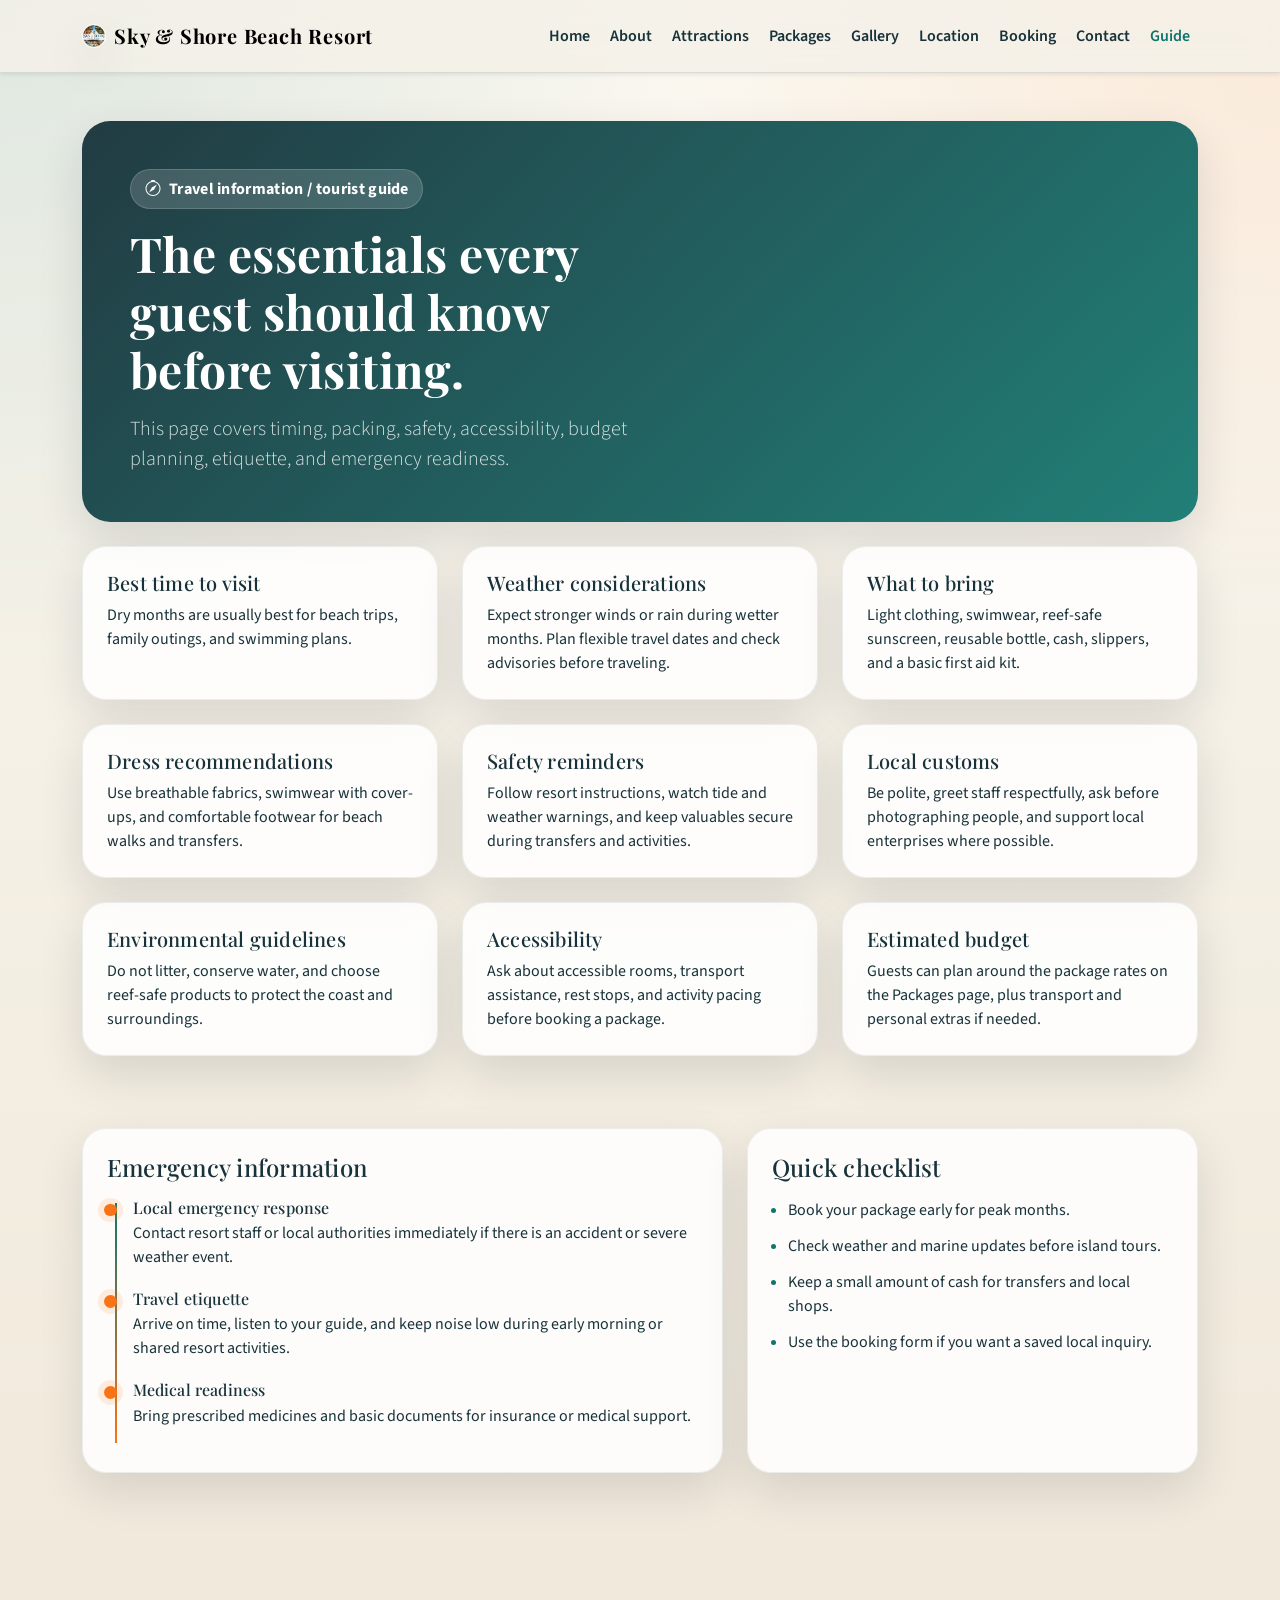
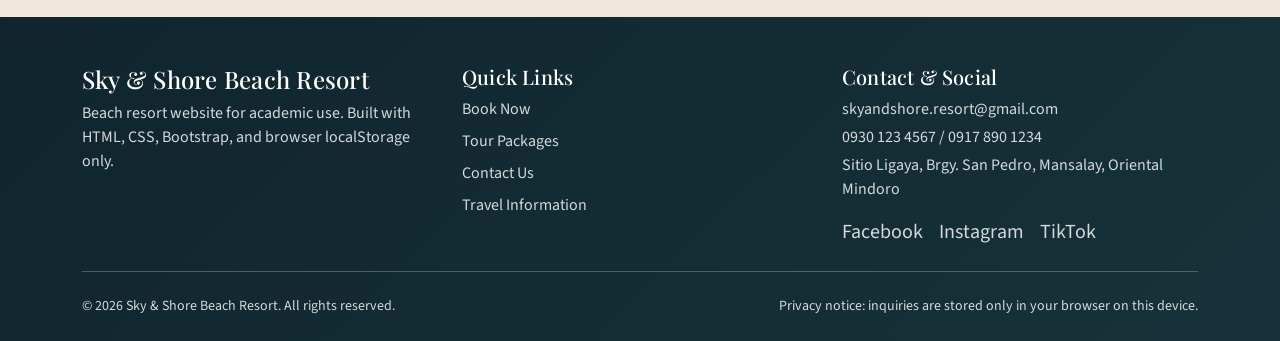
<file: guide.html>
<!doctype html>
<html lang="en">
  <head>
    <meta charset="utf-8" />
    <meta name="viewport" content="width=device-width, initial-scale=1" />
    <title>Sky & Shore Beach Resort | Travel Guide</title>
    <link rel="preconnect" href="https://fonts.googleapis.com" />
    <link rel="preconnect" href="https://fonts.gstatic.com" crossorigin />
    <link href="https://fonts.googleapis.com/css2?family=Playfair+Display:wght@600;700;800&family=Source+Sans+3:wght@400;500;600;700;800&display=swap" rel="stylesheet" />
    <link href="https://cdn.jsdelivr.net/npm/bootstrap@5.3.3/dist/css/bootstrap.min.css" rel="stylesheet" />
    <link href="https://cdn.jsdelivr.net/npm/bootstrap-icons@1.11.3/font/bootstrap-icons.min.css" rel="stylesheet" />
    <link rel="icon" type="image/png" href="assets/logo/sky-and-shore-logo.png" />
    <link rel="apple-touch-icon" href="assets/logo/sky-and-shore-logo.png" />
    <link href="assets/css/style.css" rel="stylesheet" />
  </head>
  <body>
    <nav class="navbar navbar-expand-lg sticky-top shadow-sm">
      <div class="container py-2">
        <a class="navbar-brand d-flex align-items-center gap-2" href="index.html"><img class="brand-logo" src="assets/logo/sky-and-shore-logo.png" alt="Sky & Shore Beach Resort logo" /> Sky & Shore Beach Resort</a>
        <button class="navbar-toggler border-0" type="button" data-bs-toggle="collapse" data-bs-target="#mainNav"><span class="navbar-toggler-icon"></span></button>
        <div class="collapse navbar-collapse" id="mainNav">
          <ul class="navbar-nav ms-auto gap-lg-1">
            <li class="nav-item"><a class="nav-link" data-page="index.html" href="index.html">Home</a></li>
            <li class="nav-item"><a class="nav-link" data-page="about.html" href="about.html">About</a></li>
            <li class="nav-item"><a class="nav-link" data-page="attractions.html" href="attractions.html">Attractions</a></li>
            <li class="nav-item"><a class="nav-link" data-page="packages.html" href="packages.html">Packages</a></li>
            <li class="nav-item"><a class="nav-link" data-page="gallery.html" href="gallery.html">Gallery</a></li>
            <li class="nav-item"><a class="nav-link" data-page="location.html" href="location.html">Location</a></li>
            <li class="nav-item"><a class="nav-link" data-page="booking.html" href="booking.html">Booking</a></li>
            <li class="nav-item"><a class="nav-link" data-page="contact.html" href="contact.html">Contact</a></li>
            <li class="nav-item"><a class="nav-link" data-page="guide.html" href="guide.html">Guide</a></li>
          </ul>
        </div>
      </div>
    </nav>
    <main class="container py-4 py-lg-5">
      <section class="page-hero mb-4">
        <div class="row g-0 align-items-stretch">
          <div class="col-lg-7 p-4 p-lg-5">
            <span class="hero-badge mb-3"><i class="bi bi-compass"></i> Travel information / tourist guide</span>
            <h1 class="display-5 fw-bold mb-3">The essentials every guest should know before visiting.</h1>
            <p class="lead mb-0">This page covers timing, packing, safety, accessibility, budget planning, etiquette, and emergency readiness.</p>
          </div>
          <div class="col-lg-5 hero-side" style="background-image:url('https://images.unsplash.com/photo-1519046904884-53103b34b206?auto=format&fit=crop&w=1200&q=80');"></div>
        </div>
      </section>

      <section class="section-pad pt-0">
        <div class="row g-4">
          <div class="col-md-6 col-lg-4"><div class="info-card p-4 h-100"><h2 class="h5">Best time to visit</h2><p class="mb-0">Dry months are usually best for beach trips, family outings, and swimming plans.</p></div></div>
          <div class="col-md-6 col-lg-4"><div class="info-card p-4 h-100"><h2 class="h5">Weather considerations</h2><p class="mb-0">Expect stronger winds or rain during wetter months. Plan flexible travel dates and check advisories before traveling.</p></div></div>
          <div class="col-md-6 col-lg-4"><div class="info-card p-4 h-100"><h2 class="h5">What to bring</h2><p class="mb-0">Light clothing, swimwear, reef-safe sunscreen, reusable bottle, cash, slippers, and a basic first aid kit.</p></div></div>
          <div class="col-md-6 col-lg-4"><div class="info-card p-4 h-100"><h2 class="h5">Dress recommendations</h2><p class="mb-0">Use breathable fabrics, swimwear with cover-ups, and comfortable footwear for beach walks and transfers.</p></div></div>
          <div class="col-md-6 col-lg-4"><div class="info-card p-4 h-100"><h2 class="h5">Safety reminders</h2><p class="mb-0">Follow resort instructions, watch tide and weather warnings, and keep valuables secure during transfers and activities.</p></div></div>
          <div class="col-md-6 col-lg-4"><div class="info-card p-4 h-100"><h2 class="h5">Local customs</h2><p class="mb-0">Be polite, greet staff respectfully, ask before photographing people, and support local enterprises where possible.</p></div></div>
          <div class="col-md-6 col-lg-4"><div class="info-card p-4 h-100"><h2 class="h5">Environmental guidelines</h2><p class="mb-0">Do not litter, conserve water, and choose reef-safe products to protect the coast and surroundings.</p></div></div>
          <div class="col-md-6 col-lg-4"><div class="info-card p-4 h-100"><h2 class="h5">Accessibility</h2><p class="mb-0">Ask about accessible rooms, transport assistance, rest stops, and activity pacing before booking a package.</p></div></div>
          <div class="col-md-6 col-lg-4"><div class="info-card p-4 h-100"><h2 class="h5">Estimated budget</h2><p class="mb-0">Guests can plan around the package rates on the Packages page, plus transport and personal extras if needed.</p></div></div>
        </div>
      </section>

      <section class="section-pad pt-0">
        <div class="row g-4">
          <div class="col-lg-7">
            <div class="card-soft p-4 h-100">
              <h2 class="h4 mb-3">Emergency information</h2>
              <div class="timeline">
                <div class="timeline-item">
                  <h3 class="h6 mb-1">Local emergency response</h3>
                  <p class="mb-0">Contact resort staff or local authorities immediately if there is an accident or severe weather event.</p>
                </div>
                <div class="timeline-item">
                  <h3 class="h6 mb-1">Travel etiquette</h3>
                  <p class="mb-0">Arrive on time, listen to your guide, and keep noise low during early morning or shared resort activities.</p>
                </div>
                <div class="timeline-item mb-0">
                  <h3 class="h6 mb-1">Medical readiness</h3>
                  <p class="mb-0">Bring prescribed medicines and basic documents for insurance or medical support.</p>
                </div>
              </div>
            </div>
          </div>
          <div class="col-lg-5">
            <div class="card-soft p-4 h-100">
              <h2 class="h4 mb-3">Quick checklist</h2>
              <ul class="list-check ps-3 mb-0">
                <li>Book your package early for peak months.</li>
                <li>Check weather and marine updates before island tours.</li>
                <li>Keep a small amount of cash for transfers and local shops.</li>
                <li>Use the booking form if you want a saved local inquiry.</li>
              </ul>
            </div>
          </div>
        </div>
      </section>
    </main>
    <footer class="footer pt-5 pb-4 mt-4">
      <div class="container">
        <div class="row g-4">
          <div class="col-lg-4">
            <h2 class="h4 text-white">Sky & Shore Beach Resort</h2>
            <p class="footer-muted">Beach resort website for academic use. Built with HTML, CSS, Bootstrap, and browser localStorage only.</p>
          </div>
          <div class="col-lg-4">
            <h3 class="h5 text-white">Quick Links</h3>
            <div class="d-flex flex-column gap-2">
              <a class="footer-link" href="booking.html">Book Now</a>
              <a class="footer-link" href="packages.html">Tour Packages</a>
              <a class="footer-link" href="contact.html">Contact Us</a>
              <a class="footer-link" href="guide.html">Travel Information</a>
            </div>
          </div>
          <div class="col-lg-4">
            <h3 class="h5 text-white">Contact & Social</h3>
            <p class="footer-muted mb-1">skyandshore.resort@gmail.com</p>
            <p class="footer-muted mb-1">0930 123 4567 / 0917 890 1234</p>
            <p class="footer-muted mb-3">Sitio Ligaya, Brgy. San Pedro, Mansalay, Oriental Mindoro</p>
            <div class="d-flex gap-3 fs-5">
              <a class="footer-link" href="https://www.facebook.com/" target="_blank" rel="noopener">Facebook</a>
              <a class="footer-link" href="https://www.instagram.com/" target="_blank" rel="noopener">Instagram</a>
              <a class="footer-link" href="https://www.tiktok.com/" target="_blank" rel="noopener">TikTok</a>
            </div>
          </div>
        </div>
        <hr class="border-light opacity-25 my-4" />
        <div class="d-flex flex-wrap justify-content-between gap-2 small footer-muted">
          <span>&copy; <span data-year></span> Sky & Shore Beach Resort. All rights reserved.</span>
          <span>Privacy notice: inquiries are stored only in your browser on this device.</span>
        </div>
      </div>
    </footer>
    <script src="https://cdn.jsdelivr.net/npm/bootstrap@5.3.3/dist/js/bootstrap.bundle.min.js"></script>
    <script src="assets/js/main.js"></script>
  </body>
  </html>
</file>
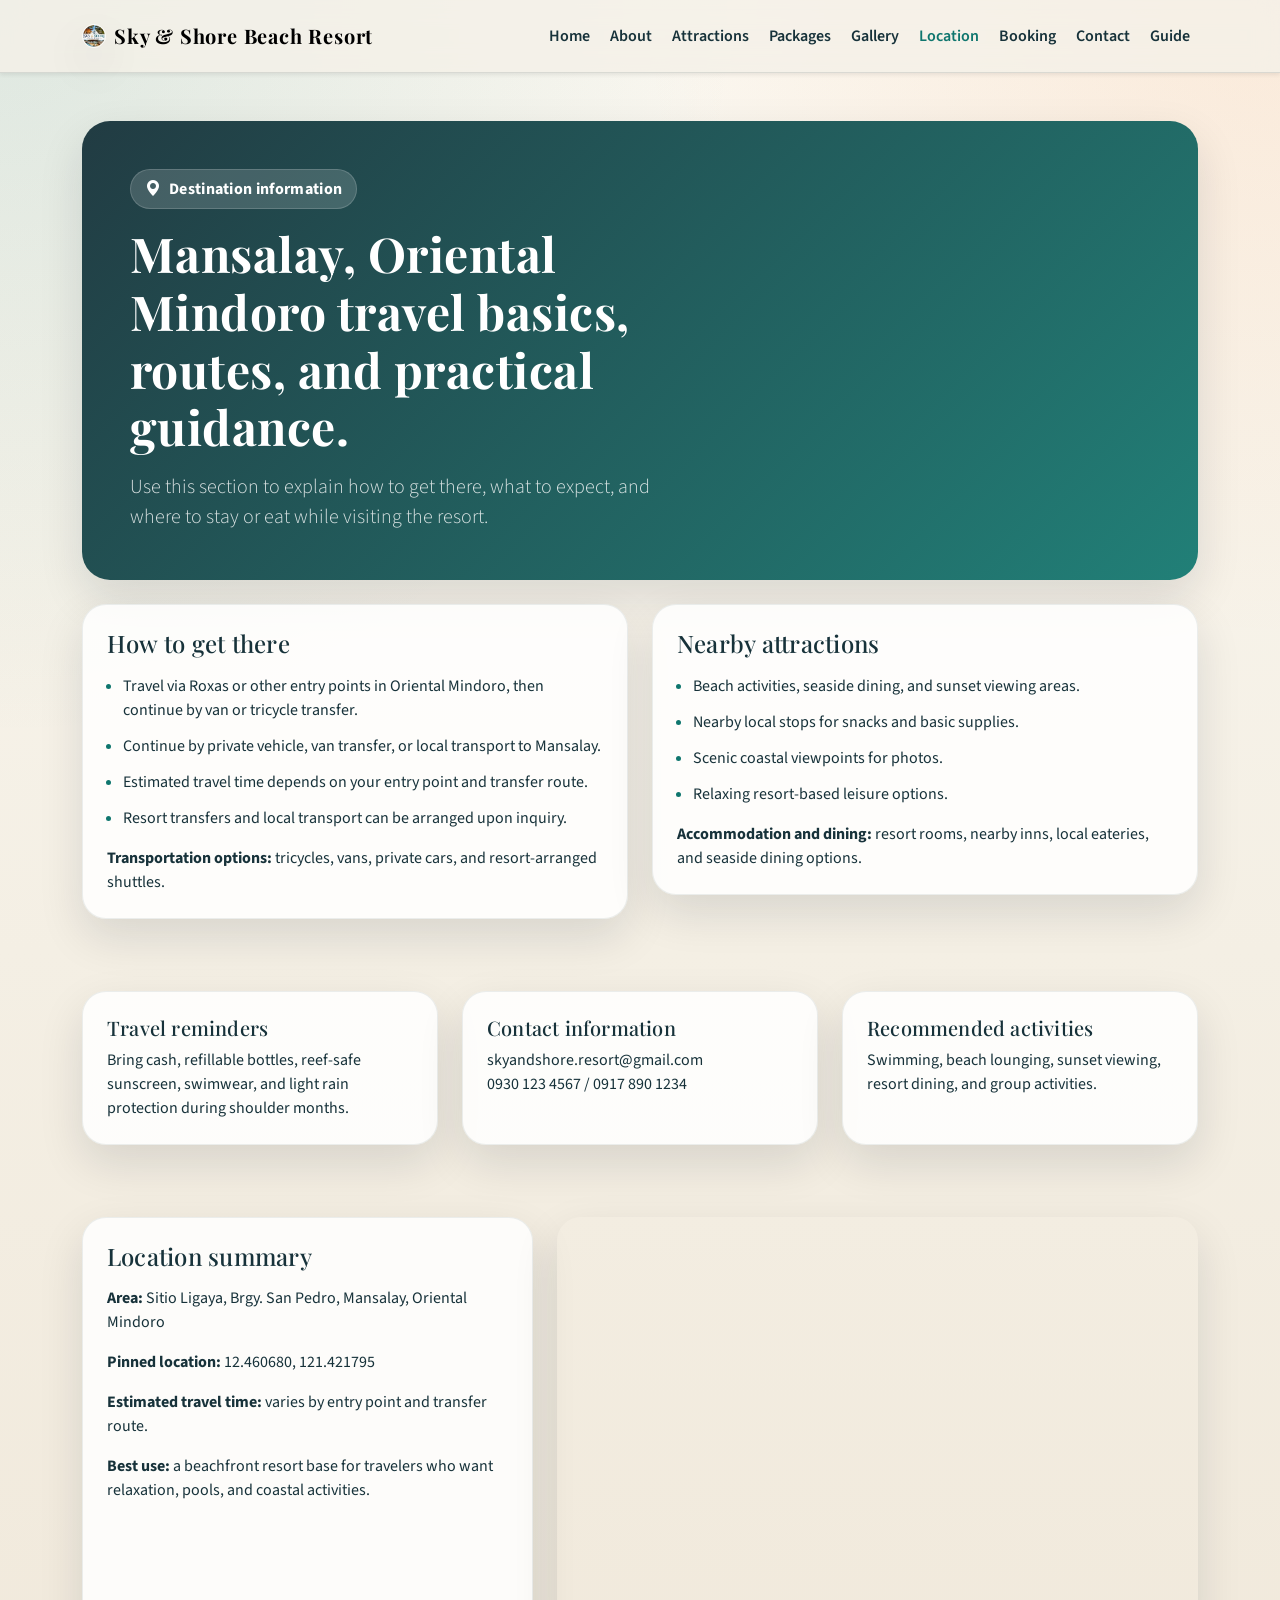
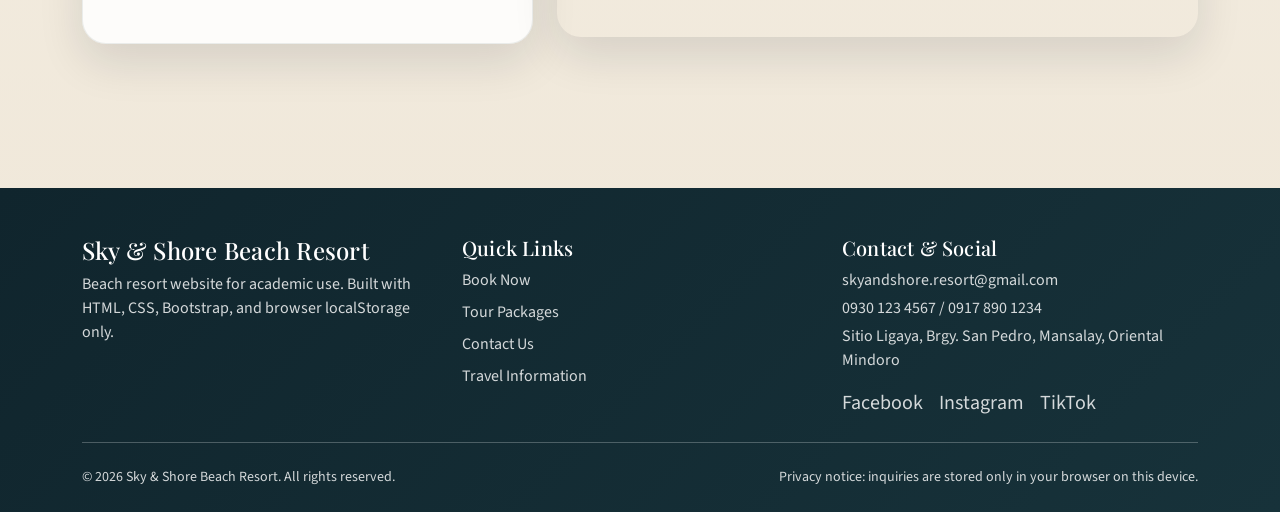
<file: location.html>
<!doctype html>
<html lang="en">
  <head>
    <meta charset="utf-8" />
    <meta name="viewport" content="width=device-width, initial-scale=1" />
    <title>Sky & Shore Beach Resort | Location</title>
    <link rel="preconnect" href="https://fonts.googleapis.com" />
    <link rel="preconnect" href="https://fonts.gstatic.com" crossorigin />
    <link href="https://fonts.googleapis.com/css2?family=Playfair+Display:wght@600;700;800&family=Source+Sans+3:wght@400;500;600;700;800&display=swap" rel="stylesheet" />
    <link href="https://cdn.jsdelivr.net/npm/bootstrap@5.3.3/dist/css/bootstrap.min.css" rel="stylesheet" />
    <link href="https://cdn.jsdelivr.net/npm/bootstrap-icons@1.11.3/font/bootstrap-icons.min.css" rel="stylesheet" />
    <link rel="icon" type="image/png" href="assets/logo/sky-and-shore-logo.png" />
    <link rel="apple-touch-icon" href="assets/logo/sky-and-shore-logo.png" />
    <link href="assets/css/style.css" rel="stylesheet" />
  </head>
  <body>
    <nav class="navbar navbar-expand-lg sticky-top shadow-sm">
      <div class="container py-2">
        <a class="navbar-brand d-flex align-items-center gap-2" href="index.html"><img class="brand-logo" src="assets/logo/sky-and-shore-logo.png" alt="Sky & Shore Beach Resort logo" /> Sky & Shore Beach Resort</a>
        <button class="navbar-toggler border-0" type="button" data-bs-toggle="collapse" data-bs-target="#mainNav"><span class="navbar-toggler-icon"></span></button>
        <div class="collapse navbar-collapse" id="mainNav">
          <ul class="navbar-nav ms-auto gap-lg-1">
            <li class="nav-item"><a class="nav-link" data-page="index.html" href="index.html">Home</a></li>
            <li class="nav-item"><a class="nav-link" data-page="about.html" href="about.html">About</a></li>
            <li class="nav-item"><a class="nav-link" data-page="attractions.html" href="attractions.html">Attractions</a></li>
            <li class="nav-item"><a class="nav-link" data-page="packages.html" href="packages.html">Packages</a></li>
            <li class="nav-item"><a class="nav-link" data-page="gallery.html" href="gallery.html">Gallery</a></li>
            <li class="nav-item"><a class="nav-link" data-page="location.html" href="location.html">Location</a></li>
            <li class="nav-item"><a class="nav-link" data-page="booking.html" href="booking.html">Booking</a></li>
            <li class="nav-item"><a class="nav-link" data-page="contact.html" href="contact.html">Contact</a></li>
            <li class="nav-item"><a class="nav-link" data-page="guide.html" href="guide.html">Guide</a></li>
          </ul>
        </div>
      </div>
    </nav>
    <main class="container py-4 py-lg-5">
      <section class="page-hero mb-4">
        <div class="row g-0 align-items-stretch">
          <div class="col-lg-7 p-4 p-lg-5">
            <span class="hero-badge mb-3"><i class="bi bi-geo-alt-fill"></i> Destination information</span>
            <h1 class="display-5 fw-bold mb-3">Mansalay, Oriental Mindoro travel basics, routes, and practical guidance.</h1>
            <p class="lead mb-0">Use this section to explain how to get there, what to expect, and where to stay or eat while visiting the resort.</p>
          </div>
          <div class="col-lg-5 hero-side" style="background-image:url('https://images.unsplash.com/photo-1549902922-7b8c7af49d84?auto=format&fit=crop&w=1200&q=80');"></div>
        </div>
      </section>

      <section class="section-pad pt-0">
        <div class="row g-4 align-items-start">
          <div class="col-lg-6">
            <div class="card-soft p-4 h-100">
              <h2 class="h4 mb-3">How to get there</h2>
              <ul class="list-check ps-3">
                <li>Travel via Roxas or other entry points in Oriental Mindoro, then continue by van or tricycle transfer.</li>
                <li>Continue by private vehicle, van transfer, or local transport to Mansalay.</li>
                <li>Estimated travel time depends on your entry point and transfer route.</li>
                <li>Resort transfers and local transport can be arranged upon inquiry.</li>
              </ul>
              <p class="mb-0"><strong>Transportation options:</strong> tricycles, vans, private cars, and resort-arranged shuttles.</p>
            </div>
          </div>
          <div class="col-lg-6">
            <div class="card-soft p-4 h-100">
              <h2 class="h4 mb-3">Nearby attractions</h2>
              <ul class="list-check ps-3">
                <li>Beach activities, seaside dining, and sunset viewing areas.</li>
                <li>Nearby local stops for snacks and basic supplies.</li>
                <li>Scenic coastal viewpoints for photos.</li>
                <li>Relaxing resort-based leisure options.</li>
              </ul>
              <p class="mb-0"><strong>Accommodation and dining:</strong> resort rooms, nearby inns, local eateries, and seaside dining options.</p>
            </div>
          </div>
        </div>
      </section>

      <section class="section-pad pt-0">
        <div class="row g-4">
          <div class="col-lg-4">
            <div class="info-card p-4 h-100">
              <h3 class="h5">Travel reminders</h3>
              <p class="mb-0">Bring cash, refillable bottles, reef-safe sunscreen, swimwear, and light rain protection during shoulder months.</p>
            </div>
          </div>
          <div class="col-lg-4">
            <div class="info-card p-4 h-100">
              <h3 class="h5">Contact information</h3>
              <p class="mb-0">skyandshore.resort@gmail.com<br />0930 123 4567 / 0917 890 1234</p>
            </div>
          </div>
          <div class="col-lg-4">
            <div class="info-card p-4 h-100">
              <h3 class="h5">Recommended activities</h3>
              <p class="mb-0">Swimming, beach lounging, sunset viewing, resort dining, and group activities.</p>
            </div>
          </div>
        </div>
      </section>

      <section class="section-pad pt-0">
        <div class="row g-4">
          <div class="col-lg-5">
            <div class="card-soft p-4 h-100">
              <h2 class="h4 mb-3">Location summary</h2>
              <p><strong>Area:</strong> Sitio Ligaya, Brgy. San Pedro, Mansalay, Oriental Mindoro</p>
              <p><strong>Pinned location:</strong> 12.460680, 121.421795</p>
              <p><strong>Estimated travel time:</strong> varies by entry point and transfer route.</p>
              <p class="mb-0"><strong>Best use:</strong> a beachfront resort base for travelers who want relaxation, pools, and coastal activities.</p>
            </div>
          </div>
          <div class="col-lg-7">
            <iframe class="map-frame w-100" title="Map pinned to 12.460680, 121.421795" src="https://www.google.com/maps?q=12.460680,121.421795&z=17&output=embed" loading="lazy" referrerpolicy="no-referrer-when-downgrade"></iframe>
          </div>
        </div>
      </section>
    </main>
    <footer class="footer pt-5 pb-4 mt-4">
      <div class="container">
        <div class="row g-4">
          <div class="col-lg-4">
            <h2 class="h4 text-white">Sky & Shore Beach Resort</h2>
            <p class="footer-muted">Beach resort website for academic use. Built with HTML, CSS, Bootstrap, and browser localStorage only.</p>
          </div>
          <div class="col-lg-4">
            <h3 class="h5 text-white">Quick Links</h3>
            <div class="d-flex flex-column gap-2">
              <a class="footer-link" href="booking.html">Book Now</a>
              <a class="footer-link" href="packages.html">Tour Packages</a>
              <a class="footer-link" href="contact.html">Contact Us</a>
              <a class="footer-link" href="guide.html">Travel Information</a>
            </div>
          </div>
          <div class="col-lg-4">
            <h3 class="h5 text-white">Contact & Social</h3>
            <p class="footer-muted mb-1">skyandshore.resort@gmail.com</p>
            <p class="footer-muted mb-1">0930 123 4567 / 0917 890 1234</p>
            <p class="footer-muted mb-3">Sitio Ligaya, Brgy. San Pedro, Mansalay, Oriental Mindoro</p>
            <div class="d-flex gap-3 fs-5">
              <a class="footer-link" href="https://www.facebook.com/" target="_blank" rel="noopener">Facebook</a>
              <a class="footer-link" href="https://www.instagram.com/" target="_blank" rel="noopener">Instagram</a>
              <a class="footer-link" href="https://www.tiktok.com/" target="_blank" rel="noopener">TikTok</a>
            </div>
          </div>
        </div>
        <hr class="border-light opacity-25 my-4" />
        <div class="d-flex flex-wrap justify-content-between gap-2 small footer-muted">
          <span>&copy; <span data-year></span> Sky & Shore Beach Resort. All rights reserved.</span>
          <span>Privacy notice: inquiries are stored only in your browser on this device.</span>
        </div>
      </div>
    </footer>
    <script src="https://cdn.jsdelivr.net/npm/bootstrap@5.3.3/dist/js/bootstrap.bundle.min.js"></script>
    <script src="assets/js/main.js"></script>
  </body>
  </html>
</file>
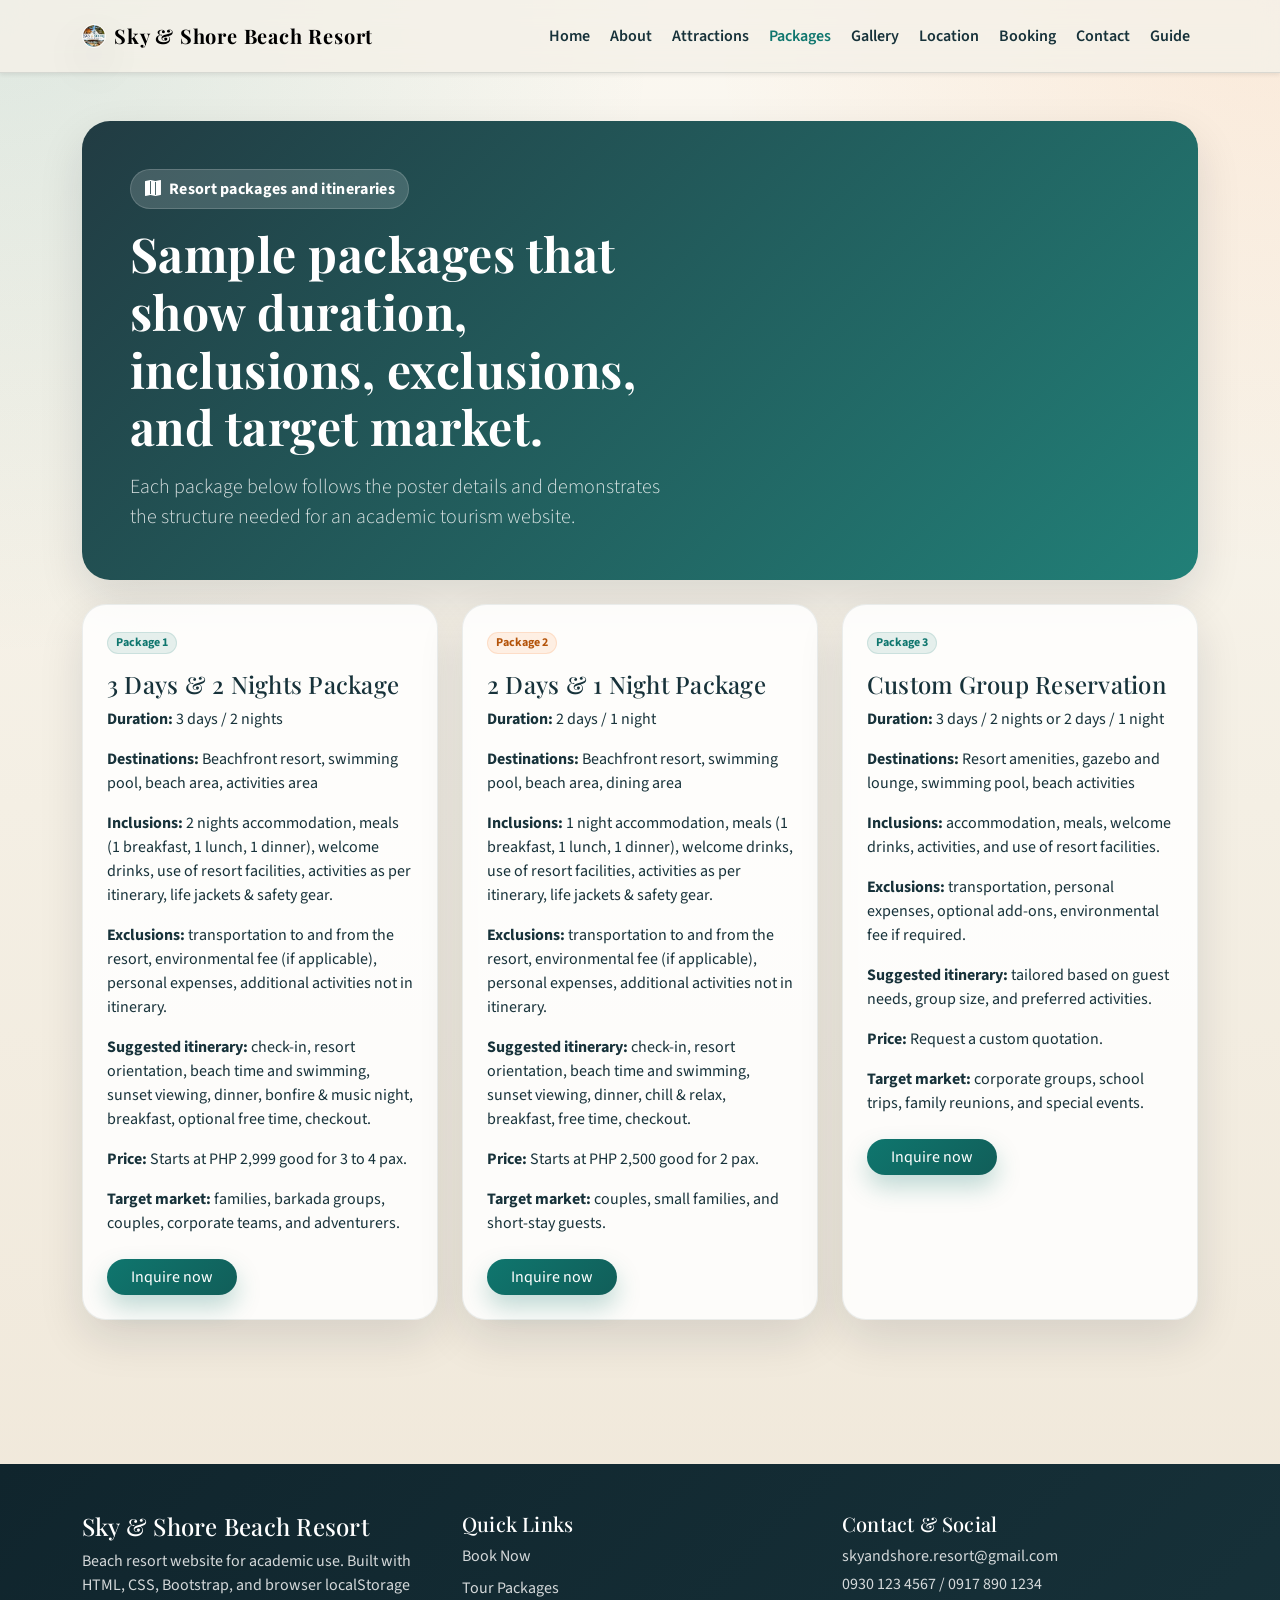
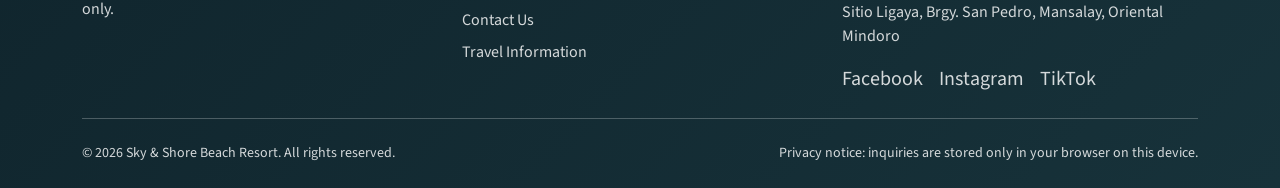
<file: packages.html>
<!doctype html>
<html lang="en">
  <head>
    <meta charset="utf-8" />
    <meta name="viewport" content="width=device-width, initial-scale=1" />
    <title>Sky & Shore Beach Resort | Packages</title>
    <link rel="preconnect" href="https://fonts.googleapis.com" />
    <link rel="preconnect" href="https://fonts.gstatic.com" crossorigin />
    <link href="https://fonts.googleapis.com/css2?family=Playfair+Display:wght@600;700;800&family=Source+Sans+3:wght@400;500;600;700;800&display=swap" rel="stylesheet" />
    <link href="https://cdn.jsdelivr.net/npm/bootstrap@5.3.3/dist/css/bootstrap.min.css" rel="stylesheet" />
    <link href="https://cdn.jsdelivr.net/npm/bootstrap-icons@1.11.3/font/bootstrap-icons.min.css" rel="stylesheet" />
    <link rel="icon" type="image/png" href="assets/logo/sky-and-shore-logo.png" />
    <link rel="apple-touch-icon" href="assets/logo/sky-and-shore-logo.png" />
    <link href="assets/css/style.css" rel="stylesheet" />
  </head>
  <body>
    <nav class="navbar navbar-expand-lg sticky-top shadow-sm">
      <div class="container py-2">
        <a class="navbar-brand d-flex align-items-center gap-2" href="index.html"><img class="brand-logo" src="assets/logo/sky-and-shore-logo.png" alt="Sky & Shore Beach Resort logo" /> Sky & Shore Beach Resort</a>
        <button class="navbar-toggler border-0" type="button" data-bs-toggle="collapse" data-bs-target="#mainNav"><span class="navbar-toggler-icon"></span></button>
        <div class="collapse navbar-collapse" id="mainNav">
          <ul class="navbar-nav ms-auto gap-lg-1">
            <li class="nav-item"><a class="nav-link" data-page="index.html" href="index.html">Home</a></li>
            <li class="nav-item"><a class="nav-link" data-page="about.html" href="about.html">About</a></li>
            <li class="nav-item"><a class="nav-link" data-page="attractions.html" href="attractions.html">Attractions</a></li>
            <li class="nav-item"><a class="nav-link" data-page="packages.html" href="packages.html">Packages</a></li>
            <li class="nav-item"><a class="nav-link" data-page="gallery.html" href="gallery.html">Gallery</a></li>
            <li class="nav-item"><a class="nav-link" data-page="location.html" href="location.html">Location</a></li>
            <li class="nav-item"><a class="nav-link" data-page="booking.html" href="booking.html">Booking</a></li>
            <li class="nav-item"><a class="nav-link" data-page="contact.html" href="contact.html">Contact</a></li>
            <li class="nav-item"><a class="nav-link" data-page="guide.html" href="guide.html">Guide</a></li>
          </ul>
        </div>
      </div>
    </nav>
    <main class="container py-4 py-lg-5">
      <section class="page-hero mb-4">
        <div class="row g-0 align-items-stretch">
          <div class="col-lg-7 p-4 p-lg-5">
            <span class="hero-badge mb-3"><i class="bi bi-map-fill"></i> Resort packages and itineraries</span>
            <h1 class="display-5 fw-bold mb-3">Sample packages that show duration, inclusions, exclusions, and target market.</h1>
            <p class="lead mb-0">Each package below follows the poster details and demonstrates the structure needed for an academic tourism website.</p>
          </div>
          <div class="col-lg-5 hero-side" style="background-image:url('https://images.unsplash.com/photo-1507525428034-b723cf961d3e?auto=format&fit=crop&w=1200&q=80');"></div>
        </div>
      </section>

      <section class="section-pad pt-0">
        <div class="row g-4">
          <div class="col-lg-4">
            <div class="package-card h-100 p-4">
              <span class="badge badge-soft rounded-pill mb-3">Package 1</span>
              <h2 class="h4">3 Days & 2 Nights Package</h2>
              <p><strong>Duration:</strong> 3 days / 2 nights</p>
              <p><strong>Destinations:</strong> Beachfront resort, swimming pool, beach area, activities area</p>
              <p><strong>Inclusions:</strong> 2 nights accommodation, meals (1 breakfast, 1 lunch, 1 dinner), welcome drinks, use of resort facilities, activities as per itinerary, life jackets & safety gear.</p>
              <p><strong>Exclusions:</strong> transportation to and from the resort, environmental fee (if applicable), personal expenses, additional activities not in itinerary.</p>
              <p><strong>Suggested itinerary:</strong> check-in, resort orientation, beach time and swimming, sunset viewing, dinner, bonfire & music night, breakfast, optional free time, checkout.</p>
              <p><strong>Price:</strong> Starts at PHP 2,999 good for 3 to 4 pax.</p>
              <p><strong>Target market:</strong> families, barkada groups, couples, corporate teams, and adventurers.</p>
              <a href="booking.html" class="btn btn-brand rounded-pill px-4 mt-2">Inquire now</a>
            </div>
          </div>
          <div class="col-lg-4">
            <div class="package-card h-100 p-4">
              <span class="badge badge-warm rounded-pill mb-3">Package 2</span>
              <h2 class="h4">2 Days & 1 Night Package</h2>
              <p><strong>Duration:</strong> 2 days / 1 night</p>
              <p><strong>Destinations:</strong> Beachfront resort, swimming pool, beach area, dining area</p>
              <p><strong>Inclusions:</strong> 1 night accommodation, meals (1 breakfast, 1 lunch, 1 dinner), welcome drinks, use of resort facilities, activities as per itinerary, life jackets & safety gear.</p>
              <p><strong>Exclusions:</strong> transportation to and from the resort, environmental fee (if applicable), personal expenses, additional activities not in itinerary.</p>
              <p><strong>Suggested itinerary:</strong> check-in, resort orientation, beach time and swimming, sunset viewing, dinner, chill & relax, breakfast, free time, checkout.</p>
              <p><strong>Price:</strong> Starts at PHP 2,500 good for 2 pax.</p>
              <p><strong>Target market:</strong> couples, small families, and short-stay guests.</p>
              <a href="booking.html" class="btn btn-brand rounded-pill px-4 mt-2">Inquire now</a>
            </div>
          </div>
          <div class="col-lg-4">
            <div class="package-card h-100 p-4">
              <span class="badge badge-soft rounded-pill mb-3">Package 3</span>
              <h2 class="h4">Custom Group Reservation</h2>
              <p><strong>Duration:</strong> 3 days / 2 nights or 2 days / 1 night</p>
              <p><strong>Destinations:</strong> Resort amenities, gazebo and lounge, swimming pool, beach activities</p>
              <p><strong>Inclusions:</strong> accommodation, meals, welcome drinks, activities, and use of resort facilities.</p>
              <p><strong>Exclusions:</strong> transportation, personal expenses, optional add-ons, environmental fee if required.</p>
              <p><strong>Suggested itinerary:</strong> tailored based on guest needs, group size, and preferred activities.</p>
              <p><strong>Price:</strong> Request a custom quotation.</p>
              <p><strong>Target market:</strong> corporate groups, school trips, family reunions, and special events.</p>
              <a href="booking.html" class="btn btn-brand rounded-pill px-4 mt-2">Inquire now</a>
            </div>
          </div>
        </div>
      </section>
    </main>
    <footer class="footer pt-5 pb-4 mt-4">
      <div class="container">
        <div class="row g-4">
          <div class="col-lg-4">
            <h2 class="h4 text-white">Sky & Shore Beach Resort</h2>
            <p class="footer-muted">Beach resort website for academic use. Built with HTML, CSS, Bootstrap, and browser localStorage only.</p>
          </div>
          <div class="col-lg-4">
            <h3 class="h5 text-white">Quick Links</h3>
            <div class="d-flex flex-column gap-2">
              <a class="footer-link" href="booking.html">Book Now</a>
              <a class="footer-link" href="packages.html">Tour Packages</a>
              <a class="footer-link" href="contact.html">Contact Us</a>
              <a class="footer-link" href="guide.html">Travel Information</a>
            </div>
          </div>
          <div class="col-lg-4">
            <h3 class="h5 text-white">Contact & Social</h3>
            <p class="footer-muted mb-1">skyandshore.resort@gmail.com</p>
            <p class="footer-muted mb-1">0930 123 4567 / 0917 890 1234</p>
            <p class="footer-muted mb-3">Sitio Ligaya, Brgy. San Pedro, Mansalay, Oriental Mindoro</p>
            <div class="d-flex gap-3 fs-5">
              <a class="footer-link" href="https://www.facebook.com/" target="_blank" rel="noopener">Facebook</a>
              <a class="footer-link" href="https://www.instagram.com/" target="_blank" rel="noopener">Instagram</a>
              <a class="footer-link" href="https://www.tiktok.com/" target="_blank" rel="noopener">TikTok</a>
            </div>
          </div>
        </div>
        <hr class="border-light opacity-25 my-4" />
        <div class="d-flex flex-wrap justify-content-between gap-2 small footer-muted">
          <span>&copy; <span data-year></span> Sky & Shore Beach Resort. All rights reserved.</span>
          <span>Privacy notice: inquiries are stored only in your browser on this device.</span>
        </div>
      </div>
    </footer>
    <script src="https://cdn.jsdelivr.net/npm/bootstrap@5.3.3/dist/js/bootstrap.bundle.min.js"></script>
    <script src="assets/js/main.js"></script>
  </body>
  </html>
</file>
<file: assets/css/style.css>
:root {
  --bg: #f5f1e8;
  --surface: #ffffff;
  --surface-2: #fff8ef;
  --text: #17323a;
  --muted: #607179;
  --brand: #0f766e;
  --brand-2: #f97316;
  --accent: #d97706;
  --line: rgba(23, 50, 58, 0.12);
  --shadow: 0 18px 45px rgba(17, 24, 39, 0.12);
  --radius: 1.5rem;
}

html {
  scroll-behavior: smooth;
}

body {
  color: var(--text);
  background:
    radial-gradient(circle at top left, rgba(15, 118, 110, 0.12), transparent 30%),
    radial-gradient(circle at top right, rgba(249, 115, 22, 0.10), transparent 26%),
    linear-gradient(180deg, #fbf8f1 0%, #f4efe4 45%, #efe6d7 100%);
  font-family: 'Source Sans 3', sans-serif;
}

h1,
h2,
h3,
h4,
.display-font {
  font-family: 'Playfair Display', serif;
  letter-spacing: 0.01em;
}

p,
li,
small,
.nav-link,
.btn,
.form-label,
.form-control,
.form-select {
  font-family: 'Source Sans 3', sans-serif;
}

.navbar {
  backdrop-filter: blur(12px);
  background: rgba(245, 241, 232, 0.82) !important;
  border-bottom: 1px solid var(--line);
}

.navbar-brand {
  font-family: 'Playfair Display', serif;
  font-weight: 700;
  letter-spacing: 0.04em;
}

.nav-link {
  font-weight: 600;
  color: var(--text) !important;
}

.nav-link.active,
.nav-link:hover,
.nav-link:focus {
  color: var(--brand) !important;
}

.brand-mark {
  width: 2.25rem;
  height: 2.25rem;
  display: inline-grid;
  place-items: center;
  border-radius: 0.9rem;
  background: linear-gradient(135deg, var(--brand), #115e59);
  color: #fff;
  box-shadow: var(--shadow);
}

.brand-logo {
  width: 1.5rem !important;
  height: 1.5rem !important;
  min-width: 1.5rem;
  min-height: 1.5rem;
  object-fit: cover;
  border-radius: 999px;
  box-shadow: var(--shadow);
  border: 1px solid rgba(255, 255, 255, 0.75);
  flex: 0 0 auto;
}

.hero-logo {
  width: 3rem !important;
  height: 3rem !important;
  min-width: 3rem;
  min-height: 3rem;
  object-fit: cover;
  border-radius: 999px;
  border: 1px solid rgba(255, 255, 255, 0.9);
  box-shadow: var(--shadow);
}

.hero {
  position: relative;
  overflow: hidden;
  border-radius: calc(var(--radius) + 0.5rem);
  background: linear-gradient(135deg, rgba(15, 118, 110, 0.94), rgba(17, 94, 89, 0.9));
  color: #fff;
  box-shadow: var(--shadow);
}

.hero::before,
.hero::after {
  content: '';
  position: absolute;
  border-radius: 999px;
  opacity: 0.22;
  pointer-events: none;
}

.hero::before {
  width: 18rem;
  height: 18rem;
  right: -5rem;
  top: -6rem;
  background: radial-gradient(circle, rgba(249, 115, 22, 0.75), transparent 62%);
}

.hero::after {
  width: 14rem;
  height: 14rem;
  left: -4rem;
  bottom: -5rem;
  background: radial-gradient(circle, rgba(255, 255, 255, 0.55), transparent 62%);
}

.hero-media {
  min-height: 100%;
  background-size: cover;
  background-position: center;
  border-left: 1px solid rgba(255, 255, 255, 0.15);
}

.hero-badge {
  display: inline-flex;
  align-items: center;
  gap: 0.5rem;
  padding: 0.45rem 0.85rem;
  border-radius: 999px;
  background: rgba(255, 255, 255, 0.16);
  border: 1px solid rgba(255, 255, 255, 0.16);
  font-weight: 700;
  letter-spacing: 0.02em;
}

.section-pad {
  padding: 4.5rem 0;
}

.section-title {
  max-width: 42rem;
}

.section-kicker {
  color: var(--brand);
  font-weight: 800;
  letter-spacing: 0.12em;
  text-transform: uppercase;
  font-size: 0.8rem;
}

.card-soft,
.feature-card,
.package-card,
.gallery-card,
.info-card,
.form-shell,
.stat-card {
  background: rgba(255, 255, 255, 0.84);
  border: 1px solid rgba(23, 50, 58, 0.08);
  border-radius: var(--radius);
  box-shadow: var(--shadow);
}

.feature-card,
.package-card,
.gallery-card,
.info-card,
.stat-card {
  transition: transform 0.25s ease, box-shadow 0.25s ease;
}

.feature-card:hover,
.package-card:hover,
.gallery-card:hover,
.info-card:hover,
.stat-card:hover {
  transform: translateY(-4px);
  box-shadow: 0 22px 52px rgba(17, 24, 39, 0.16);
}

.card-media {
  border-radius: calc(var(--radius) - 0.35rem);
  overflow: hidden;
  aspect-ratio: 4 / 3;
  background: linear-gradient(135deg, rgba(15, 118, 110, 0.2), rgba(249, 115, 22, 0.2));
}

.card-media img,
.gallery-image {
  width: 100%;
  height: 100%;
  object-fit: cover;
}

.badge-soft {
  background: rgba(15, 118, 110, 0.1);
  color: var(--brand);
  border: 1px solid rgba(15, 118, 110, 0.12);
}

.badge-warm {
  background: rgba(249, 115, 22, 0.1);
  color: #b45309;
  border: 1px solid rgba(249, 115, 22, 0.14);
}

.list-check li {
  margin-bottom: 0.75rem;
}

.list-check li::marker {
  color: var(--brand);
}

.page-hero {
  border-radius: calc(var(--radius) + 0.25rem);
  background: linear-gradient(135deg, rgba(23, 50, 58, 0.95), rgba(15, 118, 110, 0.92));
  color: #fff;
  overflow: hidden;
  box-shadow: var(--shadow);
}

.page-hero .lead,
.page-hero p,
.footer-link,
.footer-muted {
  color: rgba(255, 255, 255, 0.82) !important;
}

.page-hero .hero-side {
  min-height: 100%;
  background-size: cover;
  background-position: center;
}

.btn-brand {
  background: linear-gradient(135deg, var(--brand), #115e59);
  border: none;
  color: #fff;
  box-shadow: 0 12px 24px rgba(15, 118, 110, 0.26);
}

.btn-brand:hover,
.btn-brand:focus {
  color: #fff;
  filter: brightness(1.02);
}

.btn-outline-brand {
  border-color: rgba(255, 255, 255, 0.6);
  color: #fff;
}

.btn-outline-brand:hover,
.btn-outline-brand:focus {
  background: #fff;
  color: var(--brand);
}

.stat-number {
  font-family: 'Playfair Display', serif;
  font-size: 2rem;
  color: var(--brand);
}

.stat-label {
  color: var(--muted);
  font-weight: 600;
}

.map-frame {
  min-height: 420px;
  border: 0;
  border-radius: var(--radius);
  box-shadow: var(--shadow);
}

.footer {
  background: linear-gradient(135deg, #10252d, #17323a);
  color: #fff;
}

.footer a {
  color: #d8f3f1;
  text-decoration: none;
}

.footer a:hover {
  color: #fff;
}

.form-shell .form-control,
.form-shell .form-select,
.form-shell textarea {
  border-radius: 1rem;
  border-color: rgba(23, 50, 58, 0.12);
  padding: 0.9rem 1rem;
}

.form-shell .form-control:focus,
.form-shell .form-select:focus,
.form-shell textarea:focus {
  box-shadow: 0 0 0 0.2rem rgba(15, 118, 110, 0.15);
  border-color: rgba(15, 118, 110, 0.55);
}

.timeline {
  position: relative;
  padding-left: 1.6rem;
}

.timeline::before {
  content: '';
  position: absolute;
  left: 0.48rem;
  top: 0.3rem;
  bottom: 0.3rem;
  width: 2px;
  background: linear-gradient(180deg, var(--brand), var(--brand-2));
}

.timeline-item {
  position: relative;
  padding-bottom: 1.25rem;
}

.timeline-item::before {
  content: '';
  position: absolute;
  left: -1.8rem;
  top: 0.35rem;
  width: 0.8rem;
  height: 0.8rem;
  border-radius: 999px;
  background: var(--brand-2);
  box-shadow: 0 0 0 6px rgba(249, 115, 22, 0.12);
}

.mini-map-note {
  color: rgba(255, 255, 255, 0.75);
}

.save-list .list-group-item {
  background: rgba(255, 255, 255, 0.72);
  border-color: rgba(23, 50, 58, 0.08);
}

@media (max-width: 991.98px) {
  .hero-media,
  .page-hero .hero-side {
    min-height: 320px;
    border-left: 0;
    border-top: 1px solid rgba(255, 255, 255, 0.12);
  }

  .section-pad {
    padding: 3.5rem 0;
  }
}

@media (max-width: 575.98px) {
  .hero,
  .page-hero {
    border-radius: 1.2rem;
  }

  .display-5 {
    font-size: calc(1.25rem + 2.2vw);
  }
}
</file>
